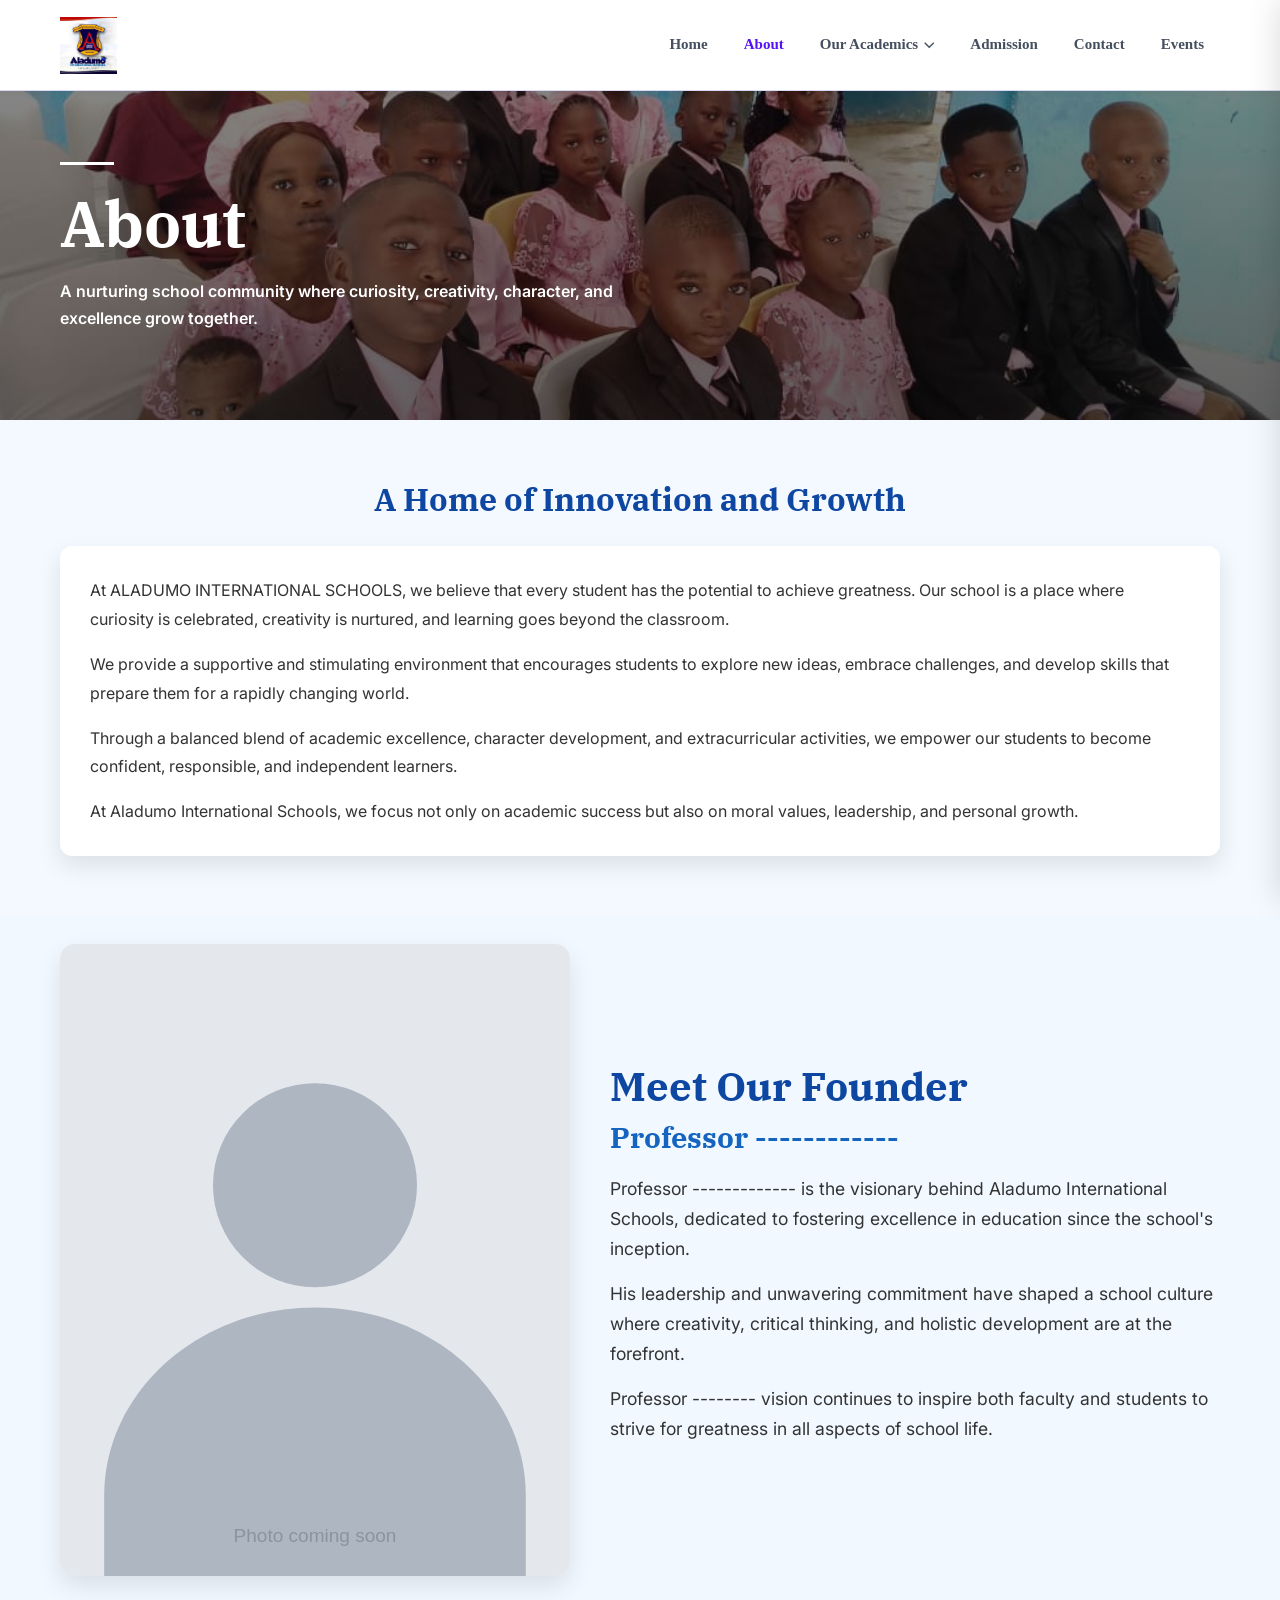
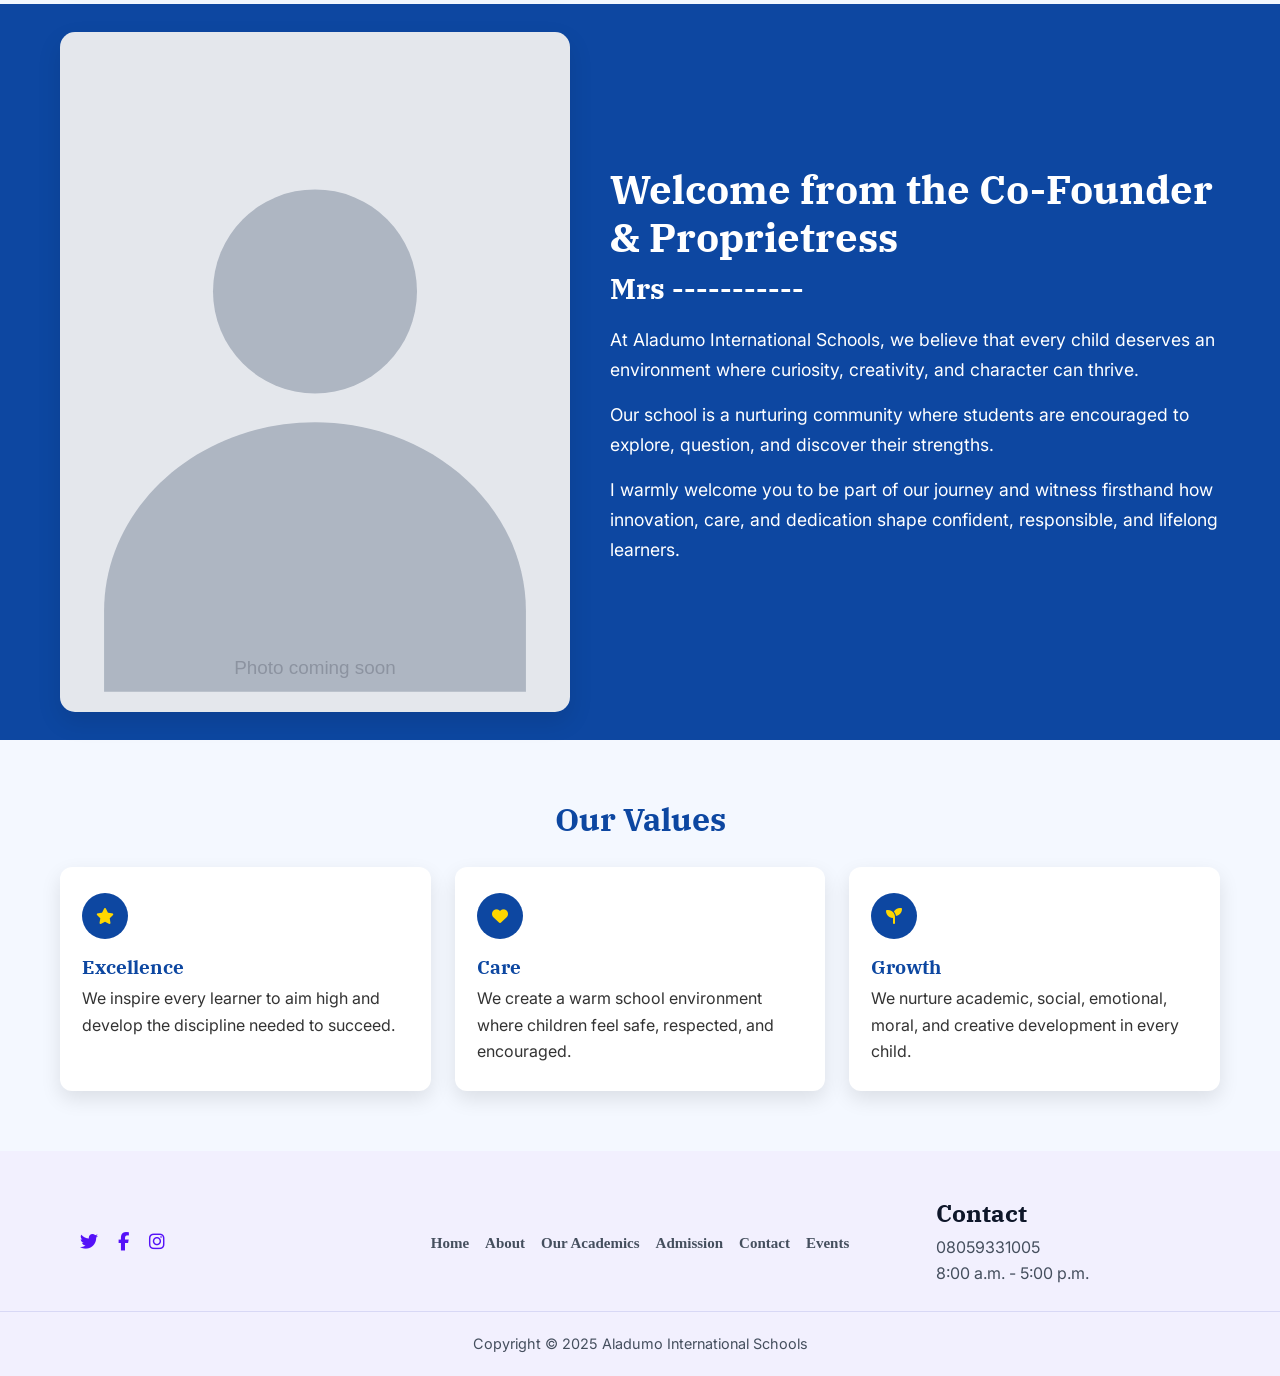
<file: about.html>
<!doctype html>
<html lang="en-US">
  <head>
    <meta charset="UTF-8" />
    <meta name="viewport" content="width=device-width, initial-scale=1" />
    <title>About - Aladumo International Schools</title>
    <meta
      name="description"
      content="Learn about Aladumo International Schools, our vision, leadership, values, and commitment to holistic education."
    />
    <link rel="icon" sizes="32x32" href="assets/images/aladumo-logo.jpg" />
    <link rel="apple-touch-icon" href="assets/images/aladumo-logo.jpg" />
    <link rel="preconnect" href="https://fonts.googleapis.com" />
    <link rel="preconnect" href="https://fonts.gstatic.com" crossorigin />
    <link
      href="https://fonts.googleapis.com/css2?family=IBM+Plex+Serif:wght@500;600;700&family=Inter:wght@400;500;600;700&display=swap"
      rel="stylesheet"
    />
    <link
      rel="stylesheet"
      href="https://cdnjs.cloudflare.com/ajax/libs/font-awesome/6.4.0/css/all.min.css"
    />
    <link rel="stylesheet" href="css/tokens.css" />
    <link rel="stylesheet" href="css/base.css" />
    <link rel="stylesheet" href="css/layout.css" />
    <link rel="stylesheet" href="css/components.css" />
    <link rel="stylesheet" href="css/responsive.css" />
  </head>
  <body>
    <a class="sr-only" href="#main">Skip to content</a>

    <header class="site-header">
      <div class="container header-bar">
        <a
          class="brand"
          href="index.html"
          aria-label="Aladumo International Schools - Home"
        >
          <img
            src="assets/images/aladumo-logo.jpg"
            width="120"
            height="120"
            alt="Aladumo International Schools logo"
          />
        </a>
        <nav class="primary-nav" aria-label="Primary">
          <ul>
            <li class="nav-item">
              <a class="nav-link" href="index.html">Home</a>
            </li>
            <li class="nav-item is-current">
              <a class="nav-link" href="about.html" aria-current="page"
                >About</a
              >
            </li>
            <li class="nav-item has-dropdown">
              <a class="nav-link" href="academics.html"
                >Our Academics
                <svg class="caret" viewBox="0 0 26 16" aria-hidden="true">
                  <path d="M.5 3 13 15.5 25.5 3 23 .5 13 10.5 3 .5z" /></svg
              ></a>
              <ul class="submenu">
                <li><a href="facilities.html">Facilities</a></li>
              </ul>
            </li>
            <li class="nav-item">
              <a class="nav-link" href="admission.html">Admission</a>
            </li>
            <li class="nav-item">
              <a class="nav-link" href="contact.html">Contact</a>
            </li>
            <li class="nav-item">
              <a class="nav-link" href="events.html">Events</a>
            </li>
          </ul>
        </nav>
        <button
          class="nav-toggle"
          id="navToggle"
          aria-label="Open menu"
          aria-controls="drawer"
          aria-expanded="false"
        >
          <svg viewBox="0 0 24 24" aria-hidden="true">
            <path
              d="M3 13h18a1 1 0 0 0 0-2H3a1 1 0 0 0 0 2zM3 7h18a1 1 0 0 0 0-2H3a1 1 0 0 0 0 2zM3 19h18a1 1 0 0 0 0-2H3a1 1 0 0 0 0 2z"
            />
          </svg>
        </button>
      </div>
    </header>

    <div class="drawer-overlay" id="drawerOverlay"></div>
    <aside class="drawer" id="drawer" aria-label="Mobile menu">
      <div class="drawer-head">
        <button class="drawer-close" id="drawerClose" aria-label="Close menu">
          <svg viewBox="0 0 24 24" aria-hidden="true">
            <path
              d="M5.3 6.7 10.6 12l-5.3 5.3a1 1 0 1 0 1.4 1.4L12 13.4l5.3 5.3a1 1 0 0 0 1.4-1.4L13.4 12l5.3-5.3a1 1 0 0 0-1.4-1.4L12 10.6 6.7 5.3a1 1 0 0 0-1.4 1.4z"
            />
          </svg>
        </button>
      </div>
      <nav class="drawer-nav" aria-label="Mobile">
        <a href="index.html">Home</a>
        <a href="about.html" aria-current="page">About</a>
        <a href="academics.html">Our Academics</a>
        <div class="drawer-sub"><a href="facilities.html">Facilities</a></div>
        <a href="admission.html">Admission</a>
        <a href="contact.html">Contact</a>
        <a href="events.html">Events</a>
      </nav>
    </aside>

    <main id="main">
      <section
        class="page-hero"
        style="background-image: url(&quot;assets/images/BSQW5163.jpg&quot;)"
      >
        <div class="container">
          <hr class="page-hero__rule reveal" />
          <h1 class="page-hero__title reveal">About</h1>
          <p class="page-hero__text reveal">
            A nurturing school community where curiosity, creativity, character,
            and excellence grow together.
          </p>
        </div>
      </section>

      <section class="section about">
        <div class="container">
          <h2 class="section-title reveal">A Home of Innovation and Growth</h2>
          <div class="content-card reveal reveal--zoom">
            <p>
              At ALADUMO INTERNATIONAL SCHOOLS, we believe that every student
              has the potential to achieve greatness. Our school is a place
              where curiosity is celebrated, creativity is nurtured, and
              learning goes beyond the classroom.
            </p>
            <p>
              We provide a supportive and stimulating environment that
              encourages students to explore new ideas, embrace challenges, and
              develop skills that prepare them for a rapidly changing world.
            </p>
            <p>
              Through a balanced blend of academic excellence, character
              development, and extracurricular activities, we empower our
              students to become confident, responsible, and independent
              learners.
            </p>
            <p>
              At Aladumo International Schools, we focus not only on academic
              success but also on moral values, leadership, and personal growth.
            </p>
          </div>
        </div>
      </section>

      <section class="person person--light">
        <div class="container">
          <div class="person__inner">
            <div class="person__media reveal reveal--left">
              <img
                src="assets/images/placeholder-founder.svg"
                alt="Professor Olabisi Jayeola, Founder"
                loading="lazy"
              />
            </div>
            <div class="person__text reveal reveal--right">
              <h2>Meet Our Founder</h2>
              <h3>Professor ------------</h3>
              <p>
                Professor ------------- is the visionary behind Aladumo
                International Schools, dedicated to fostering excellence in
                education since the school's inception.
              </p>
              <p>
                His leadership and unwavering commitment have shaped a school
                culture where creativity, critical thinking, and holistic
                development are at the forefront.
              </p>
              <p>
                Professor -------- vision continues to inspire both faculty and
                students to strive for greatness in all aspects of school life.
              </p>
            </div>
          </div>
        </div>
      </section>

      <section class="person person--blue">
        <div class="container">
          <div class="person__inner">
            <div class="person__media reveal reveal--left">
              <img
                src="assets/images/placeholder-proprietress.svg"
                alt="Mrs Olabisi Agness, Co-Founder and Proprietress"
                loading="lazy"
              />
            </div>
            <div class="person__text reveal reveal--right">
              <h2>Welcome from the Co-Founder &amp; Proprietress</h2>
              <h3>Mrs -----------</h3>
              <p>
                At Aladumo International Schools, we believe that every child
                deserves an environment where curiosity, creativity, and
                character can thrive.
              </p>
              <p>
                Our school is a nurturing community where students are
                encouraged to explore, question, and discover their strengths.
              </p>
              <p>
                I warmly welcome you to be part of our journey and witness
                firsthand how innovation, care, and dedication shape confident,
                responsible, and lifelong learners.
              </p>
            </div>
          </div>
        </div>
      </section>

      <section class="section section--light">
        <div class="container">
          <h2 class="section-title reveal">Our Values</h2>
          <div class="value-list">
            <article class="value-card reveal">
              <i class="fas fa-star" aria-hidden="true"></i>
              <h3>Excellence</h3>
              <p>
                We inspire every learner to aim high and develop the discipline
                needed to succeed.
              </p>
            </article>
            <article class="value-card reveal">
              <i class="fas fa-heart" aria-hidden="true"></i>
              <h3>Care</h3>
              <p>
                We create a warm school environment where children feel safe,
                respected, and encouraged.
              </p>
            </article>
            <article class="value-card reveal">
              <i class="fas fa-seedling" aria-hidden="true"></i>
              <h3>Growth</h3>
              <p>
                We nurture academic, social, emotional, moral, and creative
                development in every child.
              </p>
            </article>
          </div>
        </div>
      </section>
    </main>

    <footer class="site-footer">
      <div class="footer-primary">
        <div class="footer-social">
          <a href="#" aria-label="Twitter"
            ><i class="fab fa-twitter" aria-hidden="true"></i></a
          ><a href="#" aria-label="Facebook"
            ><i class="fab fa-facebook-f" aria-hidden="true"></i></a
          ><a href="#" aria-label="Instagram"
            ><i class="fab fa-instagram" aria-hidden="true"></i
          ></a>
        </div>
        <nav class="footer-nav" aria-label="Footer">
          <ul>
            <li><a href="index.html">Home</a></li>
            <li><a href="about.html">About</a></li>
            <li><a href="academics.html">Our Academics</a></li>
            <li><a href="admission.html">Admission</a></li>
            <li><a href="contact.html">Contact</a></li>
            <li><a href="events.html">Events</a></li>
          </ul>
        </nav>
        <div class="footer-contact">
          <h2>Contact</h2>
          <p>08059331005</p>
          <p>8:00 a.m. - 5:00 p.m.</p>
        </div>
      </div>
      <div class="footer-bottom">
        Copyright &copy; <span id="year">2025</span> Aladumo International
        Schools
      </div>
    </footer>
    <button class="to-top" id="toTop" aria-label="Back to top">
      <svg viewBox="0 0 24 24" aria-hidden="true">
        <path d="M12 5l-7 7 1.4 1.4L11 8.8V20h2V8.8l4.6 4.6L19 12z" />
      </svg>
    </button>
    <script src="js/main.js"></script>
  </body>
</html>
</file>
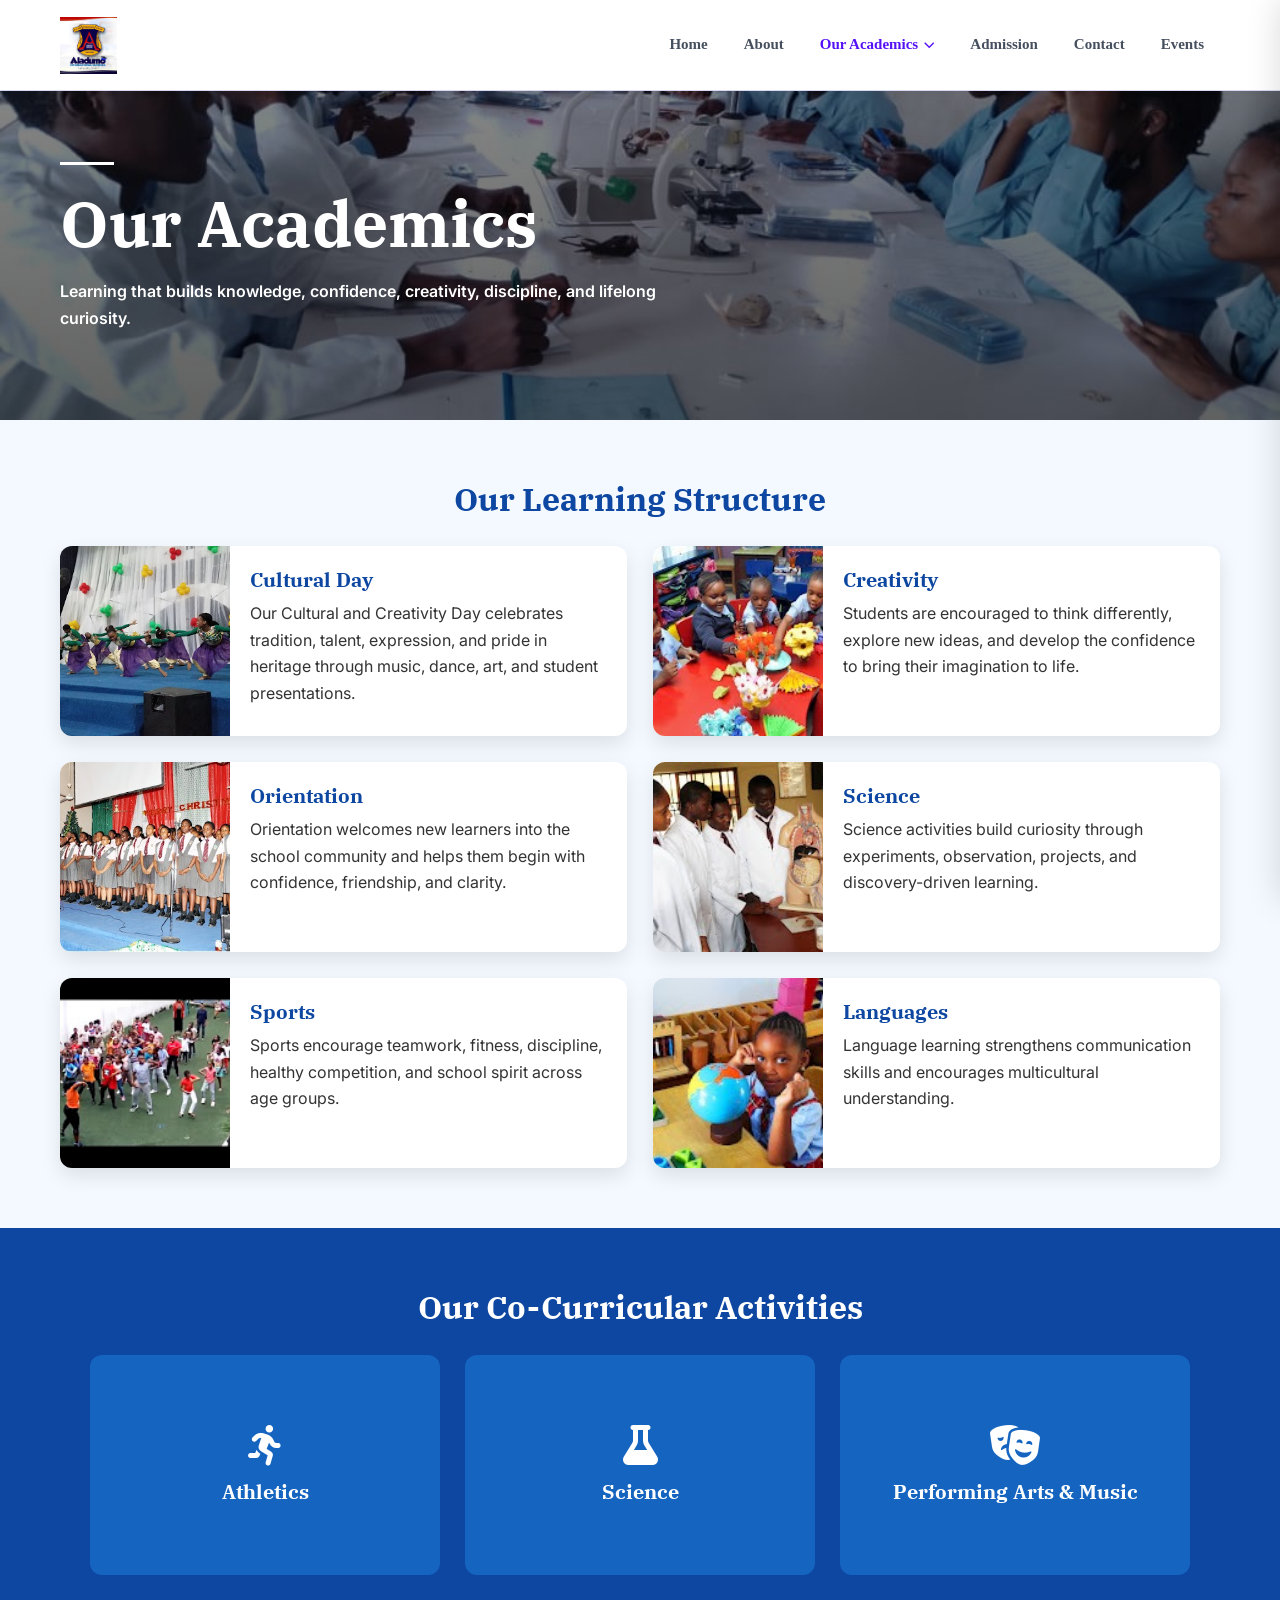
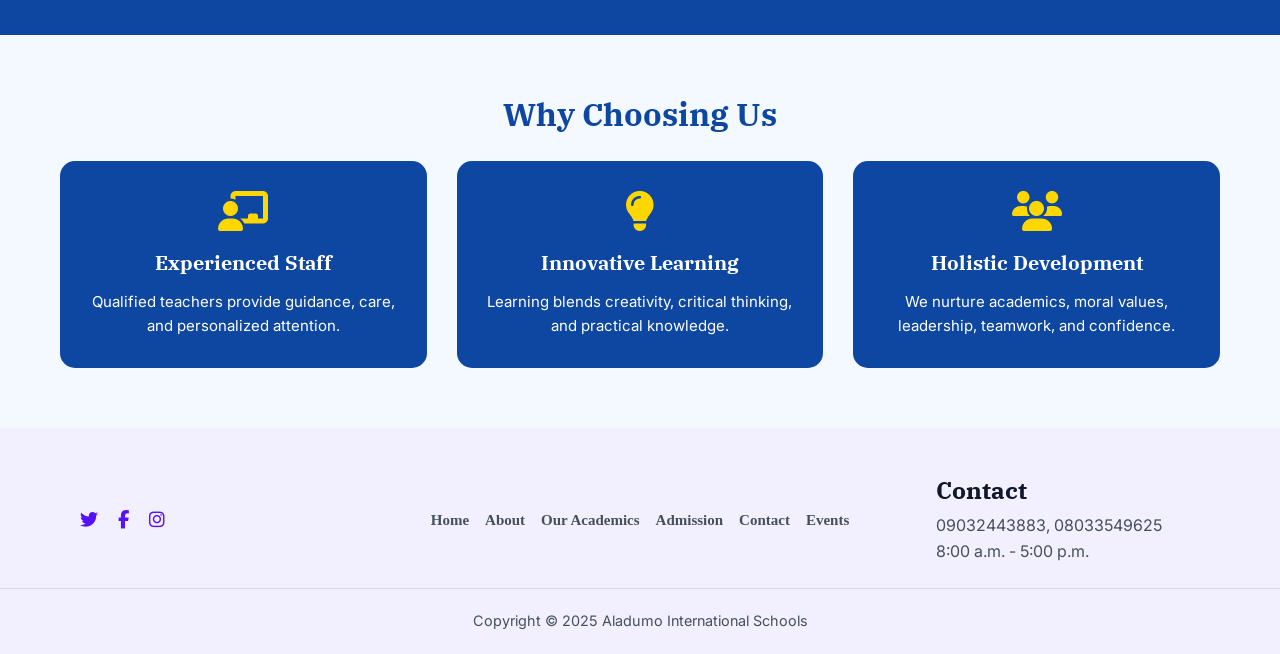
<file: academics.html>
<!doctype html>
<html lang="en-US">
  <head>
    <meta charset="UTF-8" />
    <meta name="viewport" content="width=device-width, initial-scale=1" />
    <title>Our Academics - Aladumo International Schools</title>
    <meta
      name="description"
      content="Explore the academic structure, co-curricular activities, and learning approach at Aladumo International Schools."
    />
    <link rel="icon" sizes="32x32" href="assets/images/aladumo-logo.jpg" />
    <link rel="preconnect" href="https://fonts.googleapis.com" />
    <link rel="preconnect" href="https://fonts.gstatic.com" crossorigin />
    <link
      href="https://fonts.googleapis.com/css2?family=IBM+Plex+Serif:wght@500;600;700&family=Inter:wght@400;500;600;700&display=swap"
      rel="stylesheet"
    />
    <link
      rel="stylesheet"
      href="https://cdnjs.cloudflare.com/ajax/libs/font-awesome/6.4.0/css/all.min.css"
    />
    <link rel="stylesheet" href="css/tokens.css" />
    <link rel="stylesheet" href="css/base.css" />
    <link rel="stylesheet" href="css/layout.css" />
    <link rel="stylesheet" href="css/components.css" />
    <link rel="stylesheet" href="css/responsive.css" />
  </head>
  <body>
    <a class="sr-only" href="#main">Skip to content</a>
    <header class="site-header">
      <div class="container header-bar">
        <a
          class="brand"
          href="index.html"
          aria-label="Aladumo International Schools - Home"
          ><img
            src="assets/images/aladumo-logo.jpg"
            width="120"
            height="120"
            alt="Aladumo International Schools logo"
        /></a>
        <nav class="primary-nav" aria-label="Primary">
          <ul>
            <li class="nav-item">
              <a class="nav-link" href="index.html">Home</a>
            </li>
            <li class="nav-item">
              <a class="nav-link" href="about.html">About</a>
            </li>
            <li class="nav-item has-dropdown is-current">
              <a class="nav-link" href="academics.html" aria-current="page"
                >Our Academics
                <svg class="caret" viewBox="0 0 26 16" aria-hidden="true">
                  <path d="M.5 3 13 15.5 25.5 3 23 .5 13 10.5 3 .5z" /></svg
              ></a>
              <ul class="submenu">
                <li><a href="facilities.html">Facilities</a></li>
              </ul>
            </li>
            <li class="nav-item">
              <a class="nav-link" href="admission.html">Admission</a>
            </li>
            <li class="nav-item">
              <a class="nav-link" href="contact.html">Contact</a>
            </li>
            <li class="nav-item">
              <a class="nav-link" href="events.html">Events</a>
            </li>
          </ul>
        </nav>
        <button
          class="nav-toggle"
          id="navToggle"
          aria-label="Open menu"
          aria-controls="drawer"
          aria-expanded="false"
        >
          <svg viewBox="0 0 24 24" aria-hidden="true">
            <path
              d="M3 13h18a1 1 0 0 0 0-2H3a1 1 0 0 0 0 2zM3 7h18a1 1 0 0 0 0-2H3a1 1 0 0 0 0 2zM3 19h18a1 1 0 0 0 0-2H3a1 1 0 0 0 0 2z"
            />
          </svg>
        </button>
      </div>
    </header>
    <div class="drawer-overlay" id="drawerOverlay"></div>
    <aside class="drawer" id="drawer" aria-label="Mobile menu">
      <div class="drawer-head">
        <button class="drawer-close" id="drawerClose" aria-label="Close menu">
          <svg viewBox="0 0 24 24" aria-hidden="true">
            <path
              d="M5.3 6.7 10.6 12l-5.3 5.3a1 1 0 1 0 1.4 1.4L12 13.4l5.3 5.3a1 1 0 0 0 1.4-1.4L13.4 12l5.3-5.3a1 1 0 0 0-1.4-1.4L12 10.6 6.7 5.3a1 1 0 0 0-1.4 1.4z"
            />
          </svg>
        </button>
      </div>
      <nav class="drawer-nav" aria-label="Mobile">
        <a href="index.html">Home</a><a href="about.html">About</a
        ><a href="academics.html" aria-current="page">Our Academics</a>
        <div class="drawer-sub"><a href="facilities.html">Facilities</a></div>
        <a href="admission.html">Admission</a><a href="contact.html">Contact</a
        ><a href="events.html">Events</a>
      </nav>
    </aside>

    <main id="main">
      <section
        class="page-hero"
        style="
          background-image: url(&quot;assets/images/c34f99d0-7375-4b80-8533-1be1c5564fac.jpg&quot;);
        "
      >
        <div class="container">
          <hr class="page-hero__rule reveal" />
          <h1 class="page-hero__title reveal">Our Academics</h1>
          <p class="page-hero__text reveal">
            Learning that builds knowledge, confidence, creativity, discipline,
            and lifelong curiosity.
          </p>
        </div>
      </section>

      <section class="section about">
        <div class="container">
          <h2 class="section-title reveal">Our Learning Structure</h2>
          <div class="program-list">
            <article class="program-card reveal">
              <img
                src="assets/images/7e03dde0-01be-4e5d-a00f-4eda2878fcc1.jpg"
                alt="Cultural Day"
                loading="lazy"
              />
              <div class="program-card__body">
                <h3>Cultural Day</h3>
                <p>
                  Our Cultural and Creativity Day celebrates tradition, talent,
                  expression, and pride in heritage through music, dance, art,
                  and student presentations.
                </p>
              </div>
            </article>
            <article class="program-card reveal">
              <img
                src="assets/images/c6b0fa60-0ea3-4747-aa1d-d2d242536826.jpg"
                alt="Creativity"
                loading="lazy"
              />
              <div class="program-card__body">
                <h3>Creativity</h3>
                <p>
                  Students are encouraged to think differently, explore new
                  ideas, and develop the confidence to bring their imagination
                  to life.
                </p>
              </div>
            </article>
            <article class="program-card reveal">
              <img
                src="assets/images/58c40d95-203c-40f8-9cea-60d9314bb3a2.jpg"
                alt="Orientation"
                loading="lazy"
              />
              <div class="program-card__body">
                <h3>Orientation</h3>
                <p>
                  Orientation welcomes new learners into the school community
                  and helps them begin with confidence, friendship, and clarity.
                </p>
              </div>
            </article>
            <article class="program-card reveal">
              <img
                src="assets/images/biologyLab.jpg"
                alt="Science"
                loading="lazy"
              />
              <div class="program-card__body">
                <h3>Science</h3>
                <p>
                  Science activities build curiosity through experiments,
                  observation, projects, and discovery-driven learning.
                </p>
              </div>
            </article>
            <article class="program-card reveal">
              <img
                src="assets/images/sports-activity.jpg"
                alt="Sports"
                loading="lazy"
              />
              <div class="program-card__body">
                <h3>Sports</h3>
                <p>
                  Sports encourage teamwork, fitness, discipline, healthy
                  competition, and school spirit across age groups.
                </p>
              </div>
            </article>
            <article class="program-card reveal">
              <img
                src="assets/images/31b3a5e8-f610-4c32-9659-c0574f405038.jpg"
                alt="Languages"
                loading="lazy"
              />
              <div class="program-card__body">
                <h3>Languages</h3>
                <p>
                  Language learning strengthens communication skills and
                  encourages multicultural understanding.
                </p>
              </div>
            </article>
          </div>
        </div>
      </section>

      <section class="section section--blue">
        <div class="container">
          <h2 class="section-title reveal">Our Co-Curricular Activities</h2>
          <div class="flip-grid">
            <div class="flip-card reveal" tabindex="0">
              <div class="flip-card__inner">
                <div class="flip-card__face flip-card__front">
                  <i class="fas fa-running" aria-hidden="true"></i>
                  <h3>Athletics</h3>
                </div>
                <div class="flip-card__face flip-card__back">
                  Sports promote fitness, teamwork, discipline, strength, and
                  healthy habits.
                </div>
              </div>
            </div>
            <div class="flip-card reveal" tabindex="0">
              <div class="flip-card__inner">
                <div class="flip-card__face flip-card__front">
                  <i class="fas fa-flask" aria-hidden="true"></i>
                  <h3>Science</h3>
                </div>
                <div class="flip-card__face flip-card__back">
                  Science encourages curiosity and hands-on problem solving
                  through experiments and projects.
                </div>
              </div>
            </div>
            <div class="flip-card reveal" tabindex="0">
              <div class="flip-card__inner">
                <div class="flip-card__face flip-card__front">
                  <i class="fas fa-theater-masks" aria-hidden="true"></i>
                  <h3>Performing Arts &amp; Music</h3>
                </div>
                <div class="flip-card__face flip-card__back">
                  Students build expression, confidence, teamwork, and
                  communication through stage and music activities.
                </div>
              </div>
            </div>
          </div>
        </div>
      </section>

      <section class="section section--light">
        <div class="container">
          <h2 class="section-title reveal">Why Choosing Us</h2>
          <div class="icon-grid">
            <article class="icon-card reveal">
              <i class="fas fa-chalkboard-teacher" aria-hidden="true"></i>
              <h3>Experienced Staff</h3>
              <p>
                Qualified teachers provide guidance, care, and personalized
                attention.
              </p>
            </article>
            <article class="icon-card reveal">
              <i class="fas fa-lightbulb" aria-hidden="true"></i>
              <h3>Innovative Learning</h3>
              <p>
                Learning blends creativity, critical thinking, and practical
                knowledge.
              </p>
            </article>
            <article class="icon-card reveal">
              <i class="fas fa-users" aria-hidden="true"></i>
              <h3>Holistic Development</h3>
              <p>
                We nurture academics, moral values, leadership, teamwork, and
                confidence.
              </p>
            </article>
          </div>
        </div>
      </section>
    </main>

    <footer class="site-footer">
      <div class="footer-primary">
        <div class="footer-social">
          <a href="#" aria-label="Twitter"
            ><i class="fab fa-twitter" aria-hidden="true"></i></a
          ><a href="#" aria-label="Facebook"
            ><i class="fab fa-facebook-f" aria-hidden="true"></i></a
          ><a href="#" aria-label="Instagram"
            ><i class="fab fa-instagram" aria-hidden="true"></i
          ></a>
        </div>
        <nav class="footer-nav" aria-label="Footer">
          <ul>
            <li><a href="index.html">Home</a></li>
            <li><a href="about.html">About</a></li>
            <li><a href="academics.html">Our Academics</a></li>
            <li><a href="admission.html">Admission</a></li>
            <li><a href="contact.html">Contact</a></li>
            <li><a href="events.html">Events</a></li>
          </ul>
        </nav>
        <div class="footer-contact">
          <h2>Contact</h2>
          <p>09032443883, 08033549625</p>
          <p>8:00 a.m. - 5:00 p.m.</p>
        </div>
      </div>
      <div class="footer-bottom">
        Copyright &copy; <span id="year">2025</span> Aladumo International
        Schools
      </div>
    </footer>
    <button class="to-top" id="toTop" aria-label="Back to top">
      <svg viewBox="0 0 24 24" aria-hidden="true">
        <path d="M12 5l-7 7 1.4 1.4L11 8.8V20h2V8.8l4.6 4.6L19 12z" />
      </svg>
    </button>
    <script src="js/main.js"></script>
  </body>
</html>
</file>
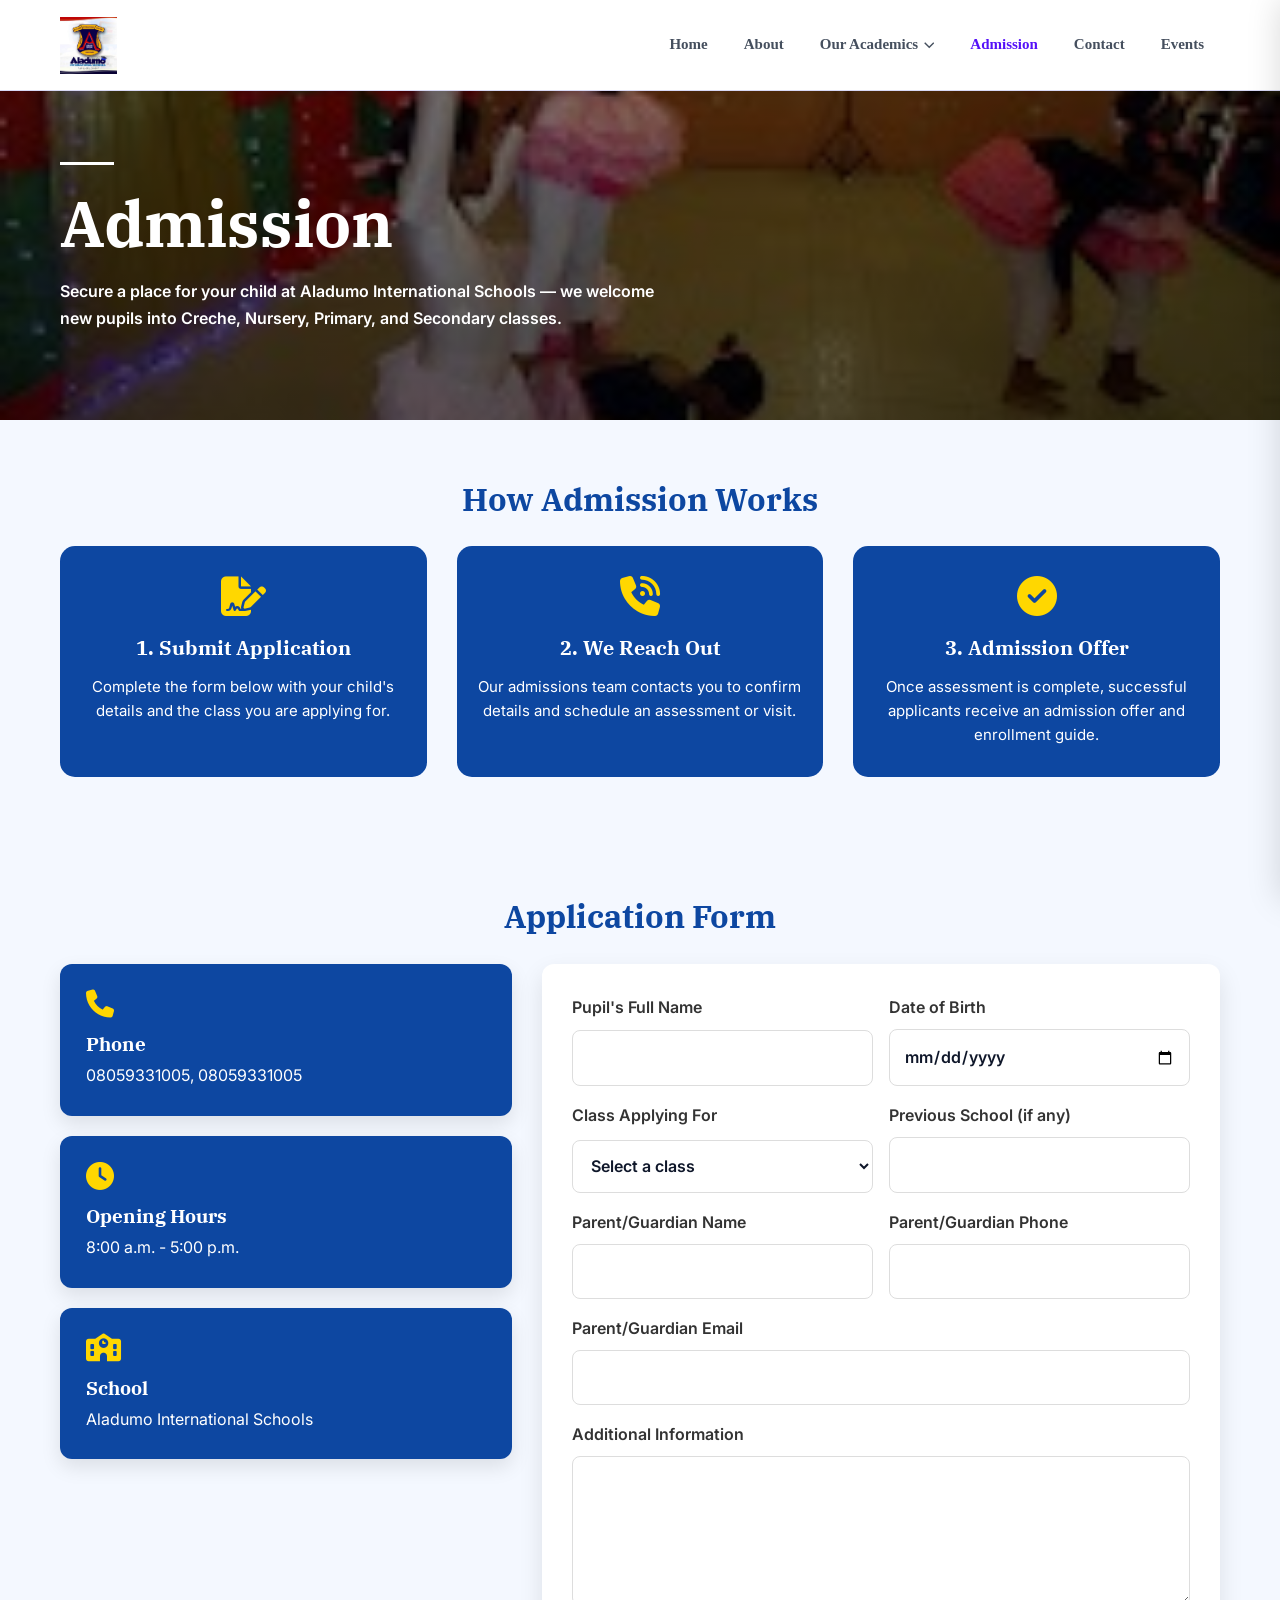
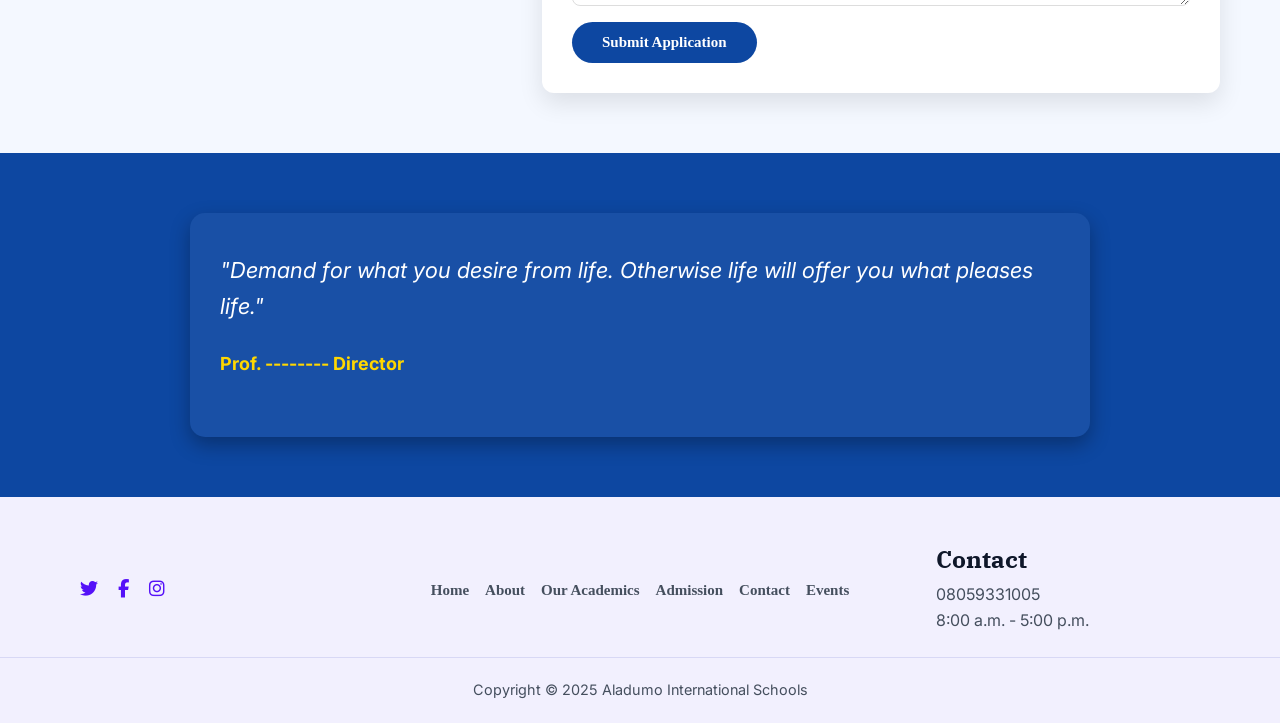
<file: admission.html>
<!doctype html>
<html lang="en-US">
  <head>
    <meta charset="UTF-8" />
    <meta name="viewport" content="width=device-width, initial-scale=1" />
    <title>Admission - Aladumo International Schools</title>
    <meta
      name="description"
      content="Apply for admission at Aladumo International Schools. Secure a place for your child across Creche, Nursery, Primary, and Secondary classes."
    />
    <link rel="icon" sizes="32x32" href="assets/images/aladumo-logo.jpg" />
    <link rel="preconnect" href="https://fonts.googleapis.com" />
    <link rel="preconnect" href="https://fonts.gstatic.com" crossorigin />
    <link
      href="https://fonts.googleapis.com/css2?family=IBM+Plex+Serif:wght@500;600;700&family=Inter:wght@400;500;600;700&display=swap"
      rel="stylesheet"
    />
    <link
      rel="stylesheet"
      href="https://cdnjs.cloudflare.com/ajax/libs/font-awesome/6.4.0/css/all.min.css"
    />
    <link rel="stylesheet" href="css/tokens.css" />
    <link rel="stylesheet" href="css/base.css" />
    <link rel="stylesheet" href="css/layout.css" />
    <link rel="stylesheet" href="css/components.css" />
    <link rel="stylesheet" href="css/responsive.css" />
  </head>
  <body>
    <a class="sr-only" href="#main">Skip to content</a>
    <header class="site-header">
      <div class="container header-bar">
        <a
          class="brand"
          href="index.html"
          aria-label="Aladumo International Schools - Home"
          ><img
            src="assets/images/aladumo-logo.jpg"
            width="120"
            height="120"
            alt="Aladumo International Schools logo"
        /></a>
        <nav class="primary-nav" aria-label="Primary">
          <ul>
            <li class="nav-item">
              <a class="nav-link" href="index.html">Home</a>
            </li>
            <li class="nav-item">
              <a class="nav-link" href="about.html">About</a>
            </li>
            <li class="nav-item has-dropdown">
              <a class="nav-link" href="academics.html"
                >Our Academics
                <svg class="caret" viewBox="0 0 26 16" aria-hidden="true">
                  <path d="M.5 3 13 15.5 25.5 3 23 .5 13 10.5 3 .5z" /></svg
              ></a>
              <ul class="submenu">
                <li><a href="facilities.html">Facilities</a></li>
              </ul>
            </li>
            <li class="nav-item is-current">
              <a class="nav-link" href="admission.html" aria-current="page"
                >Admission</a
              >
            </li>
            <li class="nav-item">
              <a class="nav-link" href="contact.html">Contact</a>
            </li>
            <li class="nav-item">
              <a class="nav-link" href="events.html">Events</a>
            </li>
          </ul>
        </nav>
        <button
          class="nav-toggle"
          id="navToggle"
          aria-label="Open menu"
          aria-controls="drawer"
          aria-expanded="false"
        >
          <svg viewBox="0 0 24 24" aria-hidden="true">
            <path
              d="M3 13h18a1 1 0 0 0 0-2H3a1 1 0 0 0 0 2zM3 7h18a1 1 0 0 0 0-2H3a1 1 0 0 0 0 2zM3 19h18a1 1 0 0 0 0-2H3a1 1 0 0 0 0 2z"
            />
          </svg>
        </button>
      </div>
    </header>
    <div class="drawer-overlay" id="drawerOverlay"></div>
    <aside class="drawer" id="drawer" aria-label="Mobile menu">
      <div class="drawer-head">
        <button class="drawer-close" id="drawerClose" aria-label="Close menu">
          <svg viewBox="0 0 24 24" aria-hidden="true">
            <path
              d="M5.3 6.7 10.6 12l-5.3 5.3a1 1 0 1 0 1.4 1.4L12 13.4l5.3 5.3a1 1 0 0 0 1.4-1.4L13.4 12l5.3-5.3a1 1 0 0 0-1.4-1.4L12 10.6 6.7 5.3a1 1 0 0 0-1.4 1.4z"
            />
          </svg>
        </button>
      </div>
      <nav class="drawer-nav" aria-label="Mobile">
        <a href="index.html">Home</a><a href="about.html">About</a
        ><a href="academics.html">Our Academics</a>
        <div class="drawer-sub"><a href="facilities.html">Facilities</a></div>
        <a href="admission.html" aria-current="page">Admission</a
        ><a href="contact.html">Contact</a><a href="events.html">Events</a>
      </nav>
    </aside>

    <main id="main">
      <section
        class="page-hero"
        style="background-image: url(&quot;assets/images/DARB2536.jpg&quot;)"
      >
        <div class="container">
          <hr class="page-hero__rule reveal" />
          <h1 class="page-hero__title reveal">Admission</h1>
          <p class="page-hero__text reveal">
            Secure a place for your child at Aladumo International Schools —
            we welcome new pupils into Creche, Nursery, Primary, and Secondary
            classes.
          </p>
        </div>
      </section>

      <section class="section about">
        <div class="container">
          <h2 class="section-title reveal">How Admission Works</h2>
          <div class="icon-grid">
            <article class="icon-card reveal">
              <i class="fas fa-file-signature" aria-hidden="true"></i>
              <h3>1. Submit Application</h3>
              <p>Complete the form below with your child's details and the class you are applying for.</p>
            </article>
            <article class="icon-card reveal">
              <i class="fas fa-phone-volume" aria-hidden="true"></i>
              <h3>2. We Reach Out</h3>
              <p>Our admissions team contacts you to confirm details and schedule an assessment or visit.</p>
            </article>
            <article class="icon-card reveal">
              <i class="fas fa-check-circle" aria-hidden="true"></i>
              <h3>3. Admission Offer</h3>
              <p>Once assessment is complete, successful applicants receive an admission offer and enrollment guide.</p>
            </article>
          </div>
        </div>
      </section>

      <section class="section section--light">
        <div class="container">
          <h2 class="section-title reveal">Application Form</h2>
          <div class="contact-grid">
            <div class="contact-stack">
              <article class="contact-card reveal">
                <i class="fas fa-phone" aria-hidden="true"></i>
                <h3>Phone</h3>
                <p>
                  <a href="tel:08059331005">08059331005</a>,
                  <a href="tel:08059331005">08059331005</a>
                </p>
              </article>
              <article class="contact-card reveal">
                <i class="fas fa-clock" aria-hidden="true"></i>
                <h3>Opening Hours</h3>
                <p>8:00 a.m. - 5:00 p.m.</p>
              </article>
              <article class="contact-card reveal">
                <i class="fas fa-school" aria-hidden="true"></i>
                <h3>School</h3>
                <p>Aladumo International Schools</p>
              </article>
            </div>

            <form
              class="contact-form reveal"
              id="admissionForm"
              action="https://formsubmit.co/emmanuelegbuhuzor6@gmail.com"
              method="POST"
              novalidate
            >
              <input type="hidden" name="_subject" value="New Admission Application - Aladumo International Schools" />
              <input type="hidden" name="_template" value="table" />
              <input type="hidden" name="_captcha" value="false" />
              <input type="text" name="_honey" style="display:none" tabindex="-1" autocomplete="off" />
              <div class="field-grid">
                <label class="form-field"
                  >Pupil's Full Name<input
                    type="text"
                    name="pupilName"
                    autocomplete="name"
                    required
                /></label>
                <label class="form-field"
                  >Date of Birth<input
                    type="date"
                    name="dob"
                    required
                /></label>
              </div>
              <div class="field-grid">
                <label class="form-field"
                  >Class Applying For
                  <select name="classLevel" required>
                    <option value="" selected disabled>Select a class</option>
                    <option>Creche</option>
                    <option>Nursery 1</option>
                    <option>Nursery 2</option>
                    <option>Primary 1</option>
                    <option>Primary 2</option>
                    <option>Primary 3</option>
                    <option>Primary 4</option>
                    <option>Primary 5</option>
                    <option>Primary 6</option>
                    <option>JSS 1</option>
                    <option>JSS 2</option>
                    <option>JSS 3</option>
                    <option>SSS 1</option>
                    <option>SSS 2</option>
                    <option>SSS 3</option>
                  </select>
                </label>
                <label class="form-field"
                  >Previous School (if any)<input
                    type="text"
                    name="previousSchool"
                    autocomplete="off"
                /></label>
              </div>
              <div class="field-grid">
                <label class="form-field"
                  >Parent/Guardian Name<input
                    type="text"
                    name="guardianName"
                    autocomplete="name"
                    required
                /></label>
                <label class="form-field"
                  >Parent/Guardian Phone<input
                    type="tel"
                    name="guardianPhone"
                    autocomplete="tel"
                    required
                /></label>
              </div>
              <label class="form-field"
                >Parent/Guardian Email<input
                  type="email"
                  name="guardianEmail"
                  autocomplete="email"
                  required
              /></label>
              <label class="form-field"
                >Additional Information<textarea name="message"></textarea>
              </label>
              <button class="btn btn--blue" type="submit">Submit Application</button>
            </form>
          </div>
        </div>
      </section>

      <section class="section section--blue">
        <div class="container">
          <div class="quote__card reveal">
            <p class="quote__text">
              "Demand for what you desire from life. Otherwise life will offer
              you what pleases life."
            </p>
            <p class="quote__author">Prof. -------- Director</p>
          </div>
        </div>
      </section>
    </main>

    <footer class="site-footer">
      <div class="footer-primary">
        <div class="footer-social">
          <a href="#" aria-label="Twitter"
            ><i class="fab fa-twitter" aria-hidden="true"></i></a
          ><a href="#" aria-label="Facebook"
            ><i class="fab fa-facebook-f" aria-hidden="true"></i></a
          ><a href="#" aria-label="Instagram"
            ><i class="fab fa-instagram" aria-hidden="true"></i
          ></a>
        </div>
        <nav class="footer-nav" aria-label="Footer">
          <ul>
            <li><a href="index.html">Home</a></li>
            <li><a href="about.html">About</a></li>
            <li><a href="academics.html">Our Academics</a></li>
            <li><a href="admission.html">Admission</a></li>
            <li><a href="contact.html">Contact</a></li>
            <li><a href="events.html">Events</a></li>
          </ul>
        </nav>
        <div class="footer-contact">
          <h2>Contact</h2>
          <p>08059331005</p>
          <p>8:00 a.m. - 5:00 p.m.</p>
        </div>
      </div>
      <div class="footer-bottom">
        Copyright &copy; <span id="year">2025</span> Aladumo International
        Schools
      </div>
    </footer>
    <button class="to-top" id="toTop" aria-label="Back to top">
      <svg viewBox="0 0 24 24" aria-hidden="true">
        <path d="M12 5l-7 7 1.4 1.4L11 8.8V20h2V8.8l4.6 4.6L19 12z" />
      </svg>
    </button>
    <script src="js/main.js"></script>
  </body>
</html>
</file>
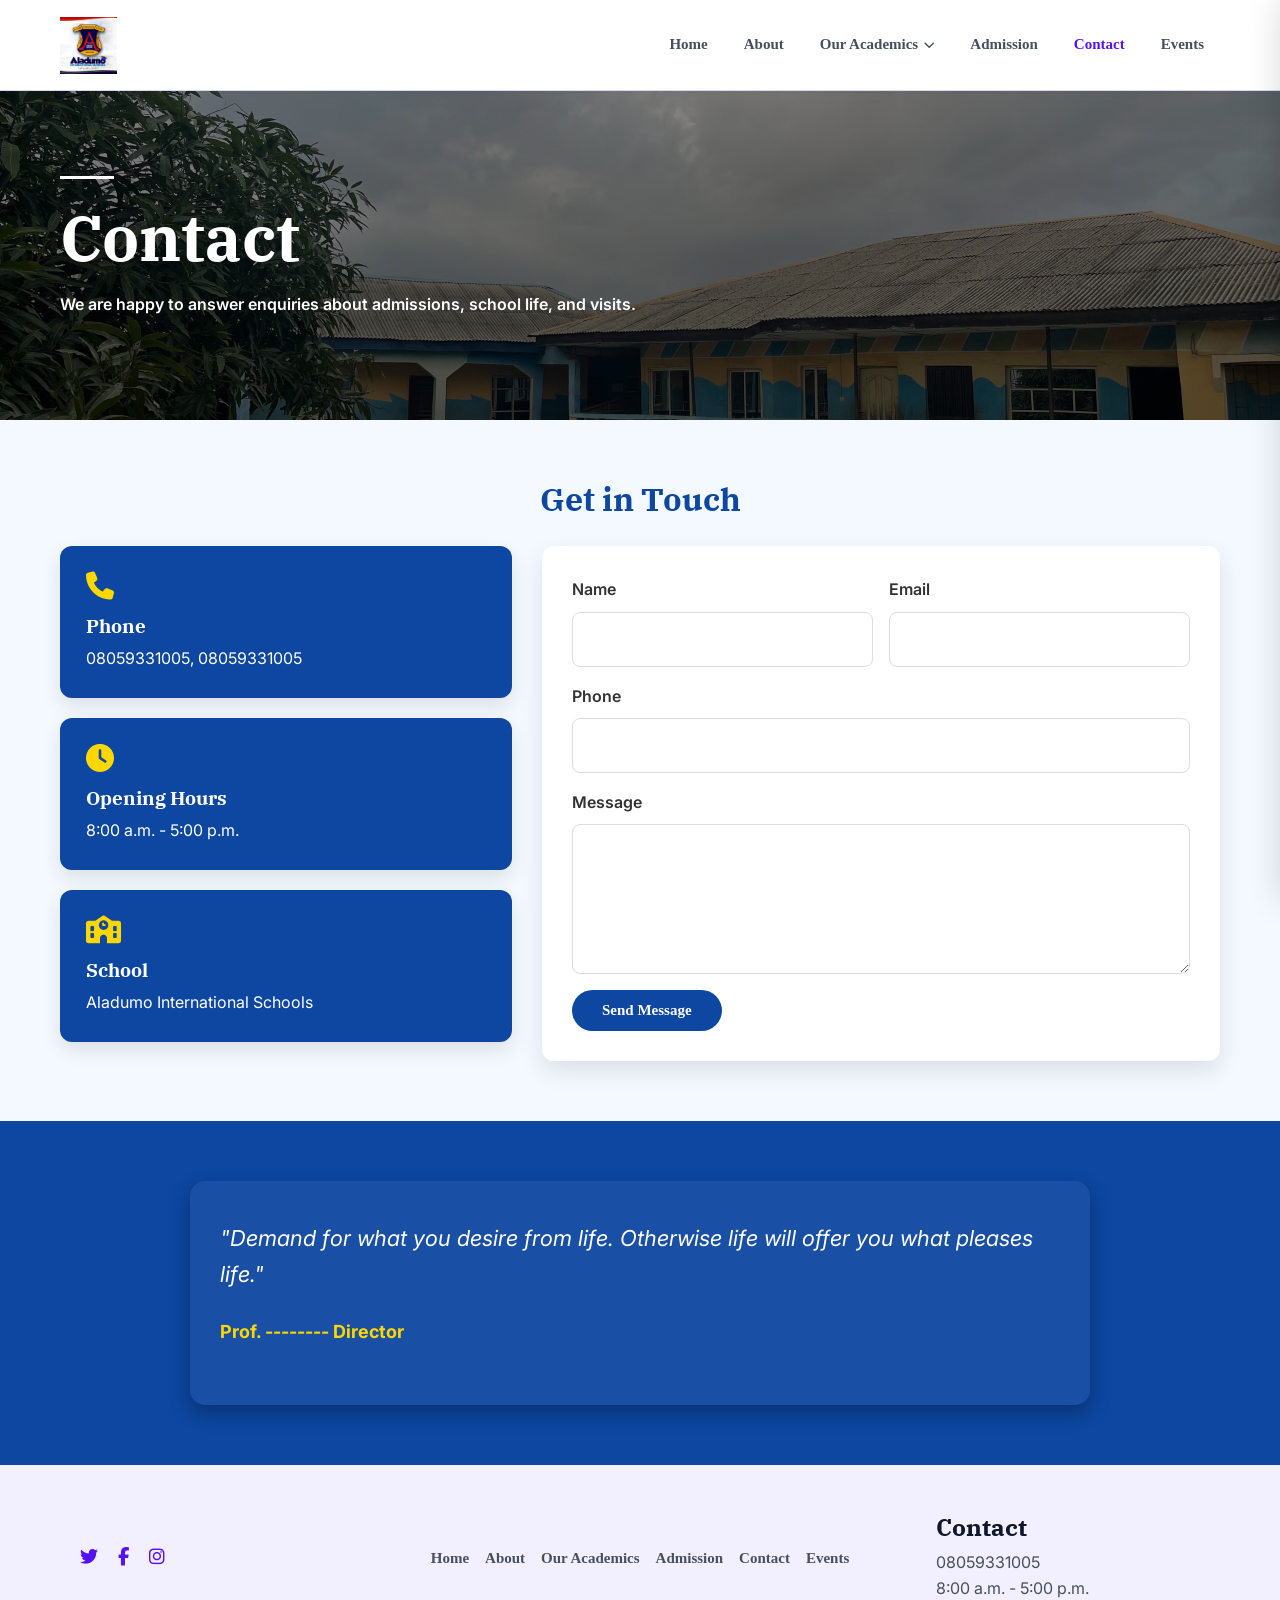
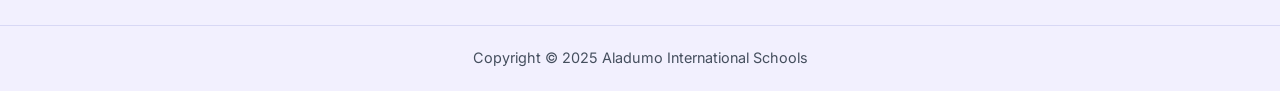
<file: contact.html>
<!doctype html>
<html lang="en-US">
  <head>
    <meta charset="UTF-8" />
    <meta name="viewport" content="width=device-width, initial-scale=1" />
    <title>Contact - Aladumo International Schools</title>
    <meta
      name="description"
      content="Contact Aladumo International Schools for enquiries, admissions, and school visits."
    />
    <link rel="icon" sizes="32x32" href="assets/images/aladumo-logo.jpg" />
    <link rel="preconnect" href="https://fonts.googleapis.com" />
    <link rel="preconnect" href="https://fonts.gstatic.com" crossorigin />
    <link
      href="https://fonts.googleapis.com/css2?family=IBM+Plex+Serif:wght@500;600;700&family=Inter:wght@400;500;600;700&display=swap"
      rel="stylesheet"
    />
    <link
      rel="stylesheet"
      href="https://cdnjs.cloudflare.com/ajax/libs/font-awesome/6.4.0/css/all.min.css"
    />
    <link rel="stylesheet" href="css/tokens.css" />
    <link rel="stylesheet" href="css/base.css" />
    <link rel="stylesheet" href="css/layout.css" />
    <link rel="stylesheet" href="css/components.css" />
    <link rel="stylesheet" href="css/responsive.css" />
  </head>
  <body>
    <a class="sr-only" href="#main">Skip to content</a>
    <header class="site-header">
      <div class="container header-bar">
        <a
          class="brand"
          href="index.html"
          aria-label="Aladumo International Schools - Home"
          ><img
            src="assets/images/aladumo-logo.jpg"
            width="120"
            height="120"
            alt="Aladumo International Schools logo"
        /></a>
        <nav class="primary-nav" aria-label="Primary">
          <ul>
            <li class="nav-item">
              <a class="nav-link" href="index.html">Home</a>
            </li>
            <li class="nav-item">
              <a class="nav-link" href="about.html">About</a>
            </li>
            <li class="nav-item has-dropdown">
              <a class="nav-link" href="academics.html"
                >Our Academics
                <svg class="caret" viewBox="0 0 26 16" aria-hidden="true">
                  <path d="M.5 3 13 15.5 25.5 3 23 .5 13 10.5 3 .5z" /></svg
              ></a>
              <ul class="submenu">
                <li><a href="facilities.html">Facilities</a></li>
              </ul>
            </li>
            <li class="nav-item">
              <a class="nav-link" href="admission.html">Admission</a>
            </li>
            <li class="nav-item is-current">
              <a class="nav-link" href="contact.html" aria-current="page"
                >Contact</a
              >
            </li>
            <li class="nav-item">
              <a class="nav-link" href="events.html">Events</a>
            </li>
          </ul>
        </nav>
        <button
          class="nav-toggle"
          id="navToggle"
          aria-label="Open menu"
          aria-controls="drawer"
          aria-expanded="false"
        >
          <svg viewBox="0 0 24 24" aria-hidden="true">
            <path
              d="M3 13h18a1 1 0 0 0 0-2H3a1 1 0 0 0 0 2zM3 7h18a1 1 0 0 0 0-2H3a1 1 0 0 0 0 2zM3 19h18a1 1 0 0 0 0-2H3a1 1 0 0 0 0 2z"
            />
          </svg>
        </button>
      </div>
    </header>
    <div class="drawer-overlay" id="drawerOverlay"></div>
    <aside class="drawer" id="drawer" aria-label="Mobile menu">
      <div class="drawer-head">
        <button class="drawer-close" id="drawerClose" aria-label="Close menu">
          <svg viewBox="0 0 24 24" aria-hidden="true">
            <path
              d="M5.3 6.7 10.6 12l-5.3 5.3a1 1 0 1 0 1.4 1.4L12 13.4l5.3 5.3a1 1 0 0 0 1.4-1.4L13.4 12l5.3-5.3a1 1 0 0 0-1.4-1.4L12 10.6 6.7 5.3a1 1 0 0 0-1.4 1.4z"
            />
          </svg>
        </button>
      </div>
      <nav class="drawer-nav" aria-label="Mobile">
        <a href="index.html">Home</a><a href="about.html">About</a
        ><a href="academics.html">Our Academics</a>
        <div class="drawer-sub"><a href="facilities.html">Facilities</a></div>
        <a href="admission.html">Admission</a
        ><a href="contact.html" aria-current="page">Contact</a
        ><a href="events.html">Events</a>
      </nav>
    </aside>

    <main id="main">
      <section
        class="page-hero"
        style="background-image: url(&quot;assets/images/BZET9638.jpg&quot;)"
      >
        <div class="container">
          <hr class="page-hero__rule reveal" />
          <h1 class="page-hero__title reveal">Contact</h1>
          <p class="page-hero__text reveal">
            We are happy to answer enquiries about admissions, school life, and
            visits.
          </p>
        </div>
      </section>

      <section class="section about">
        <div class="container">
          <h2 class="section-title reveal">Get in Touch</h2>
          <div class="contact-grid">
            <div class="contact-stack">
              <article class="contact-card reveal">
                <i class="fas fa-phone" aria-hidden="true"></i>
                <h3>Phone</h3>
                <p>
                  <a href="tel:08059331005">08059331005</a>,
                  <a href="tel:08059331005">08059331005</a>
                </p>
              </article>
              <article class="contact-card reveal">
                <i class="fas fa-clock" aria-hidden="true"></i>
                <h3>Opening Hours</h3>
                <p>8:00 a.m. - 5:00 p.m.</p>
              </article>
              <article class="contact-card reveal">
                <i class="fas fa-school" aria-hidden="true"></i>
                <h3>School</h3>
                <p>Aladumo International Schools</p>
              </article>
            </div>

            <form
              class="contact-form reveal"
              id="contactForm"
              action="https://formsubmit.co/emmanuelegbuhuzor6@gmail.com"
              method="POST"
              novalidate
            >
              <input type="hidden" name="_subject" value="New Contact Message - Aladumo International Schools" />
              <input type="hidden" name="_template" value="table" />
              <input type="hidden" name="_captcha" value="false" />
              <input type="text" name="_honey" style="display:none" tabindex="-1" autocomplete="off" />
              <div class="field-grid">
                <label class="form-field"
                  >Name<input
                    type="text"
                    name="name"
                    autocomplete="name"
                    required
                /></label>
                <label class="form-field"
                  >Email<input
                    type="email"
                    name="email"
                    autocomplete="email"
                    required
                /></label>
              </div>
              <label class="form-field"
                >Phone<input type="tel" name="phone" autocomplete="tel"
              /></label>
              <label class="form-field"
                >Message<textarea name="message" required></textarea>
              </label>
              <button class="btn btn--blue" type="submit">Send Message</button>
            </form>
          </div>
        </div>
      </section>

      <section class="section section--blue">
        <div class="container">
          <div class="quote__card reveal">
            <p class="quote__text">
              "Demand for what you desire from life. Otherwise life will offer
              you what pleases life."
            </p>
            <p class="quote__author">Prof. -------- Director</p>
          </div>
        </div>
      </section>
    </main>

    <footer class="site-footer">
      <div class="footer-primary">
        <div class="footer-social">
          <a href="#" aria-label="Twitter"
            ><i class="fab fa-twitter" aria-hidden="true"></i></a
          ><a href="#" aria-label="Facebook"
            ><i class="fab fa-facebook-f" aria-hidden="true"></i></a
          ><a href="#" aria-label="Instagram"
            ><i class="fab fa-instagram" aria-hidden="true"></i
          ></a>
        </div>
        <nav class="footer-nav" aria-label="Footer">
          <ul>
            <li><a href="index.html">Home</a></li>
            <li><a href="about.html">About</a></li>
            <li><a href="academics.html">Our Academics</a></li>
            <li><a href="admission.html">Admission</a></li>
            <li><a href="contact.html">Contact</a></li>
            <li><a href="events.html">Events</a></li>
          </ul>
        </nav>
        <div class="footer-contact">
          <h2>Contact</h2>
          <p>08059331005</p>
          <p>8:00 a.m. - 5:00 p.m.</p>
        </div>
      </div>
      <div class="footer-bottom">
        Copyright &copy; <span id="year">2025</span> Aladumo International
        Schools
      </div>
    </footer>
    <button class="to-top" id="toTop" aria-label="Back to top">
      <svg viewBox="0 0 24 24" aria-hidden="true">
        <path d="M12 5l-7 7 1.4 1.4L11 8.8V20h2V8.8l4.6 4.6L19 12z" />
      </svg>
    </button>
    <script src="js/main.js"></script>
  </body>
</html>
</file>
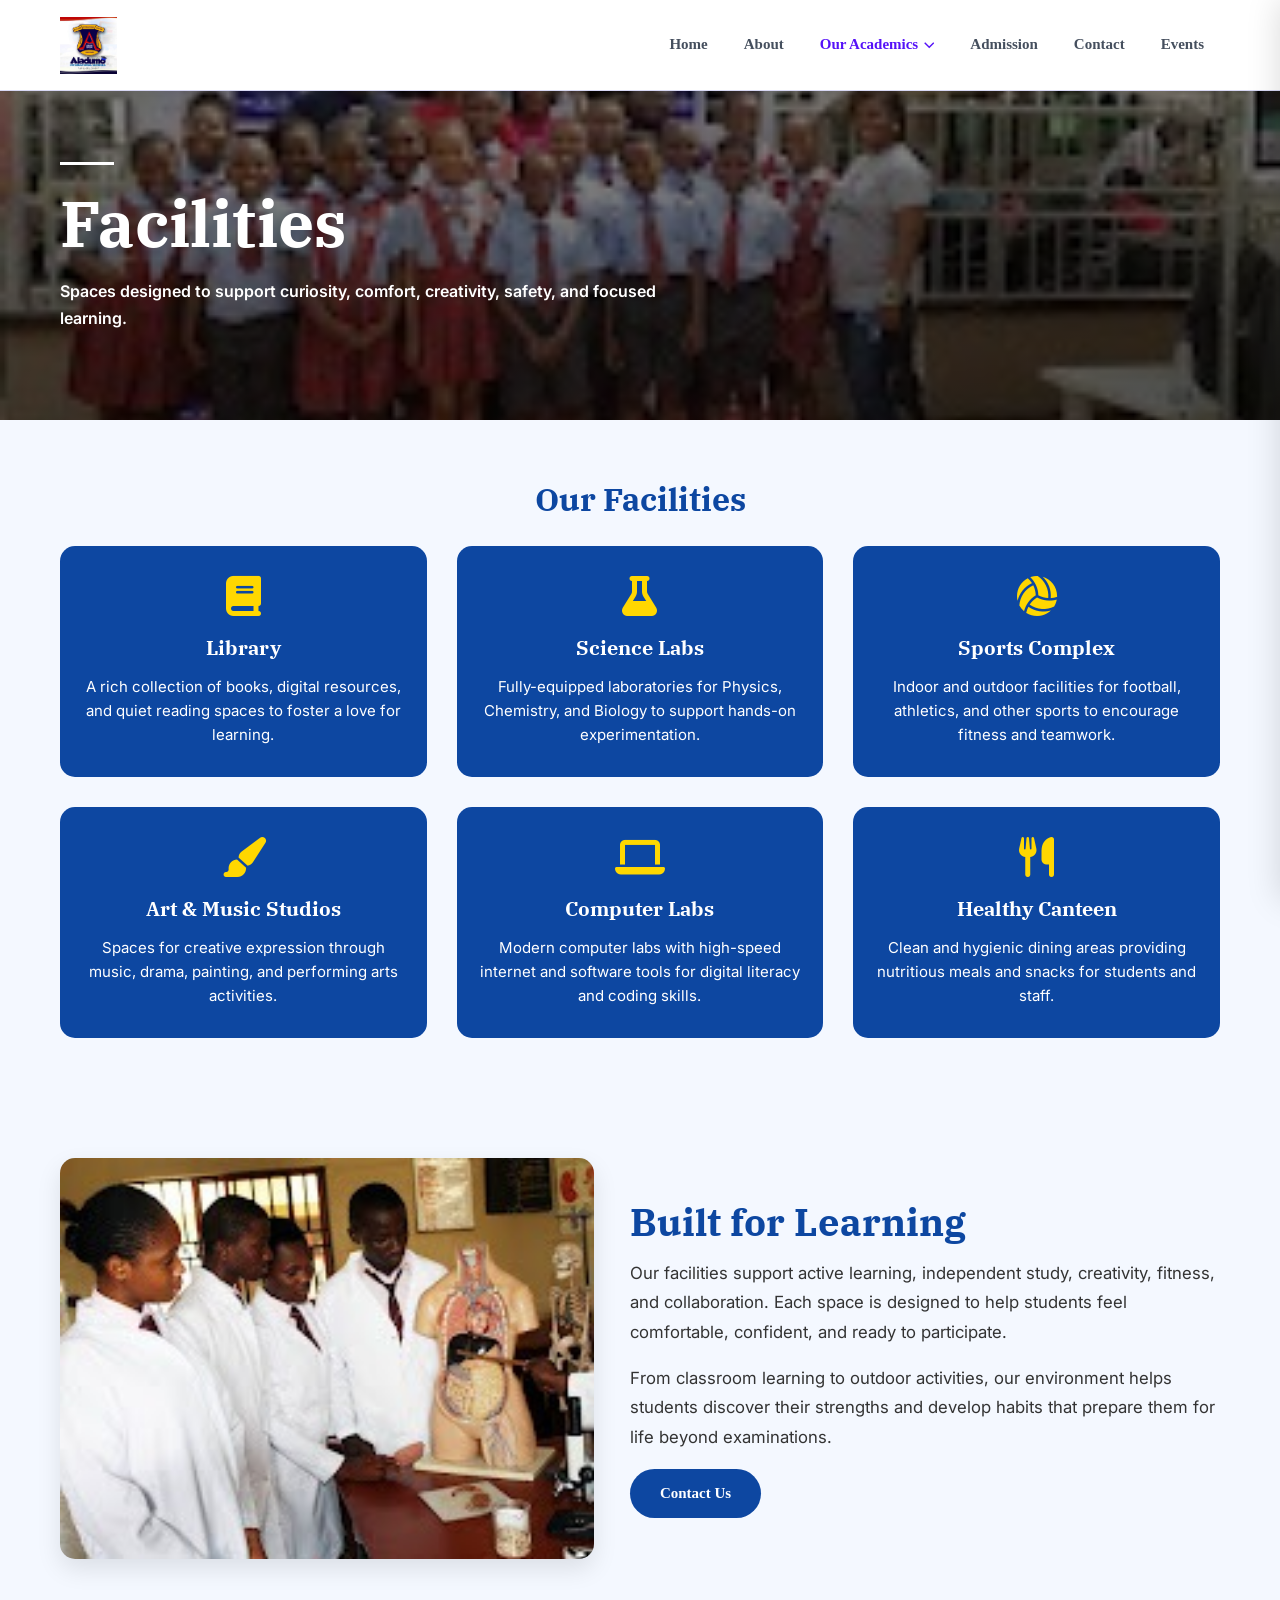
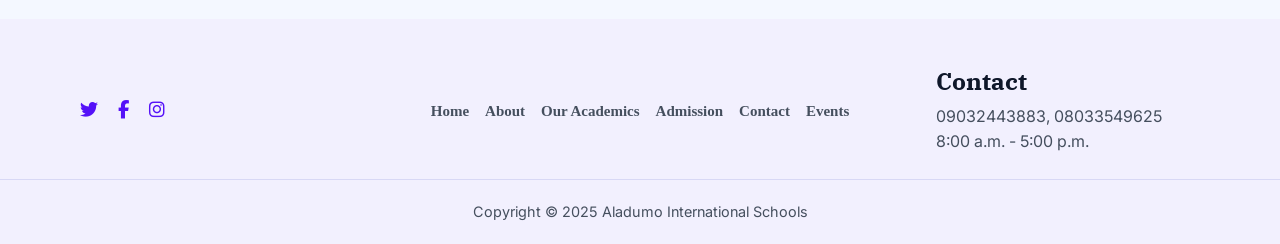
<file: facilities.html>
<!doctype html>
<html lang="en-US">
  <head>
    <meta charset="UTF-8" />
    <meta name="viewport" content="width=device-width, initial-scale=1" />
    <title>Facilities - Aladumo International Schools</title>
    <meta
      name="description"
      content="Explore the learning facilities at Aladumo International Schools."
    />
    <link rel="icon" sizes="32x32" href="assets/images/aladumo-logo.jpg" />
    <link rel="preconnect" href="https://fonts.googleapis.com" />
    <link rel="preconnect" href="https://fonts.gstatic.com" crossorigin />
    <link
      href="https://fonts.googleapis.com/css2?family=IBM+Plex+Serif:wght@500;600;700&family=Inter:wght@400;500;600;700&display=swap"
      rel="stylesheet"
    />
    <link
      rel="stylesheet"
      href="https://cdnjs.cloudflare.com/ajax/libs/font-awesome/6.4.0/css/all.min.css"
    />
    <link rel="stylesheet" href="css/tokens.css" />
    <link rel="stylesheet" href="css/base.css" />
    <link rel="stylesheet" href="css/layout.css" />
    <link rel="stylesheet" href="css/components.css" />
    <link rel="stylesheet" href="css/responsive.css" />
  </head>
  <body>
    <a class="sr-only" href="#main">Skip to content</a>
    <header class="site-header">
      <div class="container header-bar">
        <a
          class="brand"
          href="index.html"
          aria-label="Aladumo International Schools - Home"
          ><img
            src="assets/images/aladumo-logo.jpg"
            width="120"
            height="120"
            alt="Aladumo International Schools logo"
        /></a>
        <nav class="primary-nav" aria-label="Primary">
          <ul>
            <li class="nav-item">
              <a class="nav-link" href="index.html">Home</a>
            </li>
            <li class="nav-item">
              <a class="nav-link" href="about.html">About</a>
            </li>
            <li class="nav-item has-dropdown is-current">
              <a class="nav-link" href="academics.html"
                >Our Academics
                <svg class="caret" viewBox="0 0 26 16" aria-hidden="true">
                  <path d="M.5 3 13 15.5 25.5 3 23 .5 13 10.5 3 .5z" /></svg
              ></a>
              <ul class="submenu">
                <li>
                  <a href="facilities.html" aria-current="page">Facilities</a>
                </li>
              </ul>
            </li>
            <li class="nav-item">
              <a class="nav-link" href="admission.html">Admission</a>
            </li>
            <li class="nav-item">
              <a class="nav-link" href="contact.html">Contact</a>
            </li>
            <li class="nav-item">
              <a class="nav-link" href="events.html">Events</a>
            </li>
          </ul>
        </nav>
        <button
          class="nav-toggle"
          id="navToggle"
          aria-label="Open menu"
          aria-controls="drawer"
          aria-expanded="false"
        >
          <svg viewBox="0 0 24 24" aria-hidden="true">
            <path
              d="M3 13h18a1 1 0 0 0 0-2H3a1 1 0 0 0 0 2zM3 7h18a1 1 0 0 0 0-2H3a1 1 0 0 0 0 2zM3 19h18a1 1 0 0 0 0-2H3a1 1 0 0 0 0 2z"
            />
          </svg>
        </button>
      </div>
    </header>
    <div class="drawer-overlay" id="drawerOverlay"></div>
    <aside class="drawer" id="drawer" aria-label="Mobile menu">
      <div class="drawer-head">
        <button class="drawer-close" id="drawerClose" aria-label="Close menu">
          <svg viewBox="0 0 24 24" aria-hidden="true">
            <path
              d="M5.3 6.7 10.6 12l-5.3 5.3a1 1 0 1 0 1.4 1.4L12 13.4l5.3 5.3a1 1 0 0 0 1.4-1.4L13.4 12l5.3-5.3a1 1 0 0 0-1.4-1.4L12 10.6 6.7 5.3a1 1 0 0 0-1.4 1.4z"
            />
          </svg>
        </button>
      </div>
      <nav class="drawer-nav" aria-label="Mobile">
        <a href="index.html">Home</a><a href="about.html">About</a
        ><a href="academics.html">Our Academics</a>
        <div class="drawer-sub">
          <a href="facilities.html" aria-current="page">Facilities</a>
        </div>
        <a href="admission.html">Admission</a><a href="contact.html">Contact</a
        ><a href="events.html">Events</a>
      </nav>
    </aside>

    <main id="main">
      <section
        class="page-hero"
        style="
          background-image: url(&quot;assets/images/c399ab36-13cb-4aed-a7aa-13129796d579.jpg&quot;);
        "
      >
        <div class="container">
          <hr class="page-hero__rule reveal" />
          <h1 class="page-hero__title reveal">Facilities</h1>
          <p class="page-hero__text reveal">
            Spaces designed to support curiosity, comfort, creativity, safety,
            and focused learning.
          </p>
        </div>
      </section>

      <section class="section section--light">
        <div class="container">
          <h2 class="section-title reveal">Our Facilities</h2>
          <div class="icon-grid icon-grid--facilities">
            <article class="icon-card reveal">
              <i class="fas fa-book" aria-hidden="true"></i>
              <h3>Library</h3>
              <p>
                A rich collection of books, digital resources, and quiet reading
                spaces to foster a love for learning.
              </p>
            </article>
            <article class="icon-card reveal">
              <i class="fas fa-flask" aria-hidden="true"></i>
              <h3>Science Labs</h3>
              <p>
                Fully-equipped laboratories for Physics, Chemistry, and Biology
                to support hands-on experimentation.
              </p>
            </article>
            <article class="icon-card reveal">
              <i class="fas fa-volleyball-ball" aria-hidden="true"></i>
              <h3>Sports Complex</h3>
              <p>
                Indoor and outdoor facilities for football, athletics, and other
                sports to encourage fitness and teamwork.
              </p>
            </article>
            <article class="icon-card reveal">
              <i class="fas fa-paint-brush" aria-hidden="true"></i>
              <h3>Art &amp; Music Studios</h3>
              <p>
                Spaces for creative expression through music, drama, painting,
                and performing arts activities.
              </p>
            </article>
            <article class="icon-card reveal">
              <i class="fas fa-laptop" aria-hidden="true"></i>
              <h3>Computer Labs</h3>
              <p>
                Modern computer labs with high-speed internet and software tools
                for digital literacy and coding skills.
              </p>
            </article>
            <article class="icon-card reveal">
              <i class="fas fa-utensils" aria-hidden="true"></i>
              <h3>Healthy Canteen</h3>
              <p>
                Clean and hygienic dining areas providing nutritious meals and
                snacks for students and staff.
              </p>
            </article>
          </div>
        </div>
      </section>

      <section class="section about">
        <div class="container">
          <div class="split-panel">
            <div class="split-panel__media reveal reveal--left">
              <img
                src="assets/images/biologyLab.jpg"
                alt="Aladumo International Schools building"
                loading="lazy"
              />
            </div>
            <div class="split-panel__text reveal reveal--right">
              <h2>Built for Learning</h2>
              <p>
                Our facilities support active learning, independent study,
                creativity, fitness, and collaboration. Each space is designed
                to help students feel comfortable, confident, and ready to
                participate.
              </p>
              <p>
                From classroom learning to outdoor activities, our environment
                helps students discover their strengths and develop habits that
                prepare them for life beyond examinations.
              </p>
              <a class="btn btn--blue" href="contact.html">Contact Us</a>
            </div>
          </div>
        </div>
      </section>
    </main>

    <footer class="site-footer">
      <div class="footer-primary">
        <div class="footer-social">
          <a href="#" aria-label="Twitter"
            ><i class="fab fa-twitter" aria-hidden="true"></i></a
          ><a href="#" aria-label="Facebook"
            ><i class="fab fa-facebook-f" aria-hidden="true"></i></a
          ><a href="#" aria-label="Instagram"
            ><i class="fab fa-instagram" aria-hidden="true"></i
          ></a>
        </div>
        <nav class="footer-nav" aria-label="Footer">
          <ul>
            <li><a href="index.html">Home</a></li>
            <li><a href="about.html">About</a></li>
            <li><a href="academics.html">Our Academics</a></li>
            <li><a href="admission.html">Admission</a></li>
            <li><a href="contact.html">Contact</a></li>
            <li><a href="events.html">Events</a></li>
          </ul>
        </nav>
        <div class="footer-contact">
          <h2>Contact</h2>
          <p>09032443883, 08033549625</p>
          <p>8:00 a.m. - 5:00 p.m.</p>
        </div>
      </div>
      <div class="footer-bottom">
        Copyright &copy; <span id="year">2025</span> Aladumo International
        Schools
      </div>
    </footer>
    <button class="to-top" id="toTop" aria-label="Back to top">
      <svg viewBox="0 0 24 24" aria-hidden="true">
        <path d="M12 5l-7 7 1.4 1.4L11 8.8V20h2V8.8l4.6 4.6L19 12z" />
      </svg>
    </button>
    <script src="js/main.js"></script>
  </body>
</html>
</file>
<file: css/tokens.css>
/* ============================================================
   tokens.css — Design Tokens (single source of truth)
   Edit brand colours, fonts, spacing & radii here. Every
   component references these variables, so changing a token
   updates the whole site.
   Extracted from the original Aladumo International Schools site.
   ============================================================ */

:root {
  /* ---- Brand colours ---- */
  --c-primary:        #6528F7; /* violet — links/buttons (global-color-0) */
  --c-primary-dark:   #5511F8; /* hover violet            (global-color-1) */
  --c-primary-soft:   #D8D8F5; /* tint                    (global-color-6) */

  --c-blue:           #0D47A1; /* deep blue — section bands & cards */
  --c-blue-mid:       #1565C0; /* card fronts / accents */
  --c-blue-light:     #1976D2; /* hovers / card backs */

  --c-gold:           #FFD700; /* highlight (names, icons) */
  --c-gold-soft:      #FFECB3; /* secondary highlight */

  /* ---- Neutrals / surfaces ---- */
  --c-page-bg:        #F2F0FE; /* page background (global-color-4) */
  --c-section-light:  #F4F8FF; /* light section background */
  --c-section-tint:   #F1F8FF; /* founder light band */
  --c-white:          #FFFFFF;

  --c-ink:            #0F172A; /* primary text / headings (global-color-2) */
  --c-ink-soft:       #454F5E; /* secondary text         (global-color-3) */
  --c-body:           #333333; /* widget body copy */
  --c-border:         #DDDDDD;

  /* ---- Typography ---- */
  --font-serif: 'IBM Plex Serif', Georgia, 'Times New Roman', serif;
  --font-sans:  'Inter', Arial, system-ui, -apple-system, sans-serif;
  --font-widget: Arial, 'Inter', system-ui, sans-serif; /* faithful to original widgets */

  --fs-hero:    clamp(2.25rem, 5.2vw, 4.25rem); /* h1 hero */
  --fs-h2:      clamp(1.6rem, 3.5vw, 2rem);  /* section titles (~32px) */
  --fs-h3:      1.25rem;
  --fs-body:    1rem;
  --lh-body:    1.7;

  /* ---- Layout ---- */
  --container:      1200px;
  --container-wide: 1240px;
  --header-h:       90px;

  /* ---- Spacing scale ---- */
  --space-xs: 0.5rem;
  --space-sm: 1rem;
  --space-md: 1.75rem;
  --space-lg: 3.75rem;  /* ~60px section padding */
  --space-xl: 5rem;

  /* ---- Radius ---- */
  --r-sm: 8px;
  --r-md: 12px;
  --r-lg: 15px;
  --r-pill: 30px;

  /* ---- Shadows ---- */
  --sh-card:  0 8px 20px rgba(0,0,0,0.10);
  --sh-hover: 0 12px 28px rgba(0,0,0,0.25);
  --sh-soft:  0 10px 25px rgba(0,0,0,0.10);
  --sh-strong:0 15px 35px rgba(0,0,0,0.30);

  /* ---- Motion ---- */
  --ease: cubic-bezier(0.22, 0.61, 0.36, 1);
  --t-fast: 0.3s;
  --t-med:  0.6s;
}
</file>
<file: css/base.css>
/* ============================================================
   base.css — Reset, base elements & shared utilities
   ============================================================ */

*, *::before, *::after { box-sizing: border-box; }

html { scroll-behavior: smooth; scroll-padding-top: var(--header-h); overflow-x: hidden; }

body {
  margin: 0;
  padding-top: var(--header-h);            /* clears the fixed header */
  font-family: var(--font-sans);
  font-size: var(--fs-body);
  line-height: var(--lh-body);
  color: var(--c-ink);
  background: var(--c-page-bg);
  -webkit-font-smoothing: antialiased;
  text-rendering: optimizeLegibility;
  overflow-x: hidden;                      /* clip reveal-animation translateX before it settles */
}

img { max-width: 100%; display: block; height: auto; }

a { color: var(--c-primary); text-decoration: none; transition: color var(--t-fast) var(--ease); }
a:hover { color: var(--c-primary-dark); }

h1, h2, h3, h4, h5, h6 { font-family: var(--font-serif); line-height: 1.2; margin: 0 0 .4em; color: var(--c-ink); }

p { margin: 0 0 1em; }

button { font-family: inherit; cursor: pointer; }

ul { margin: 0; padding: 0; list-style: none; }

::selection { background: var(--c-primary); color: #fff; }

/* ---- Layout helpers ---- */
.container { width: 100%; max-width: var(--container); margin-inline: auto; padding-inline: 20px; }
.section   { padding-block: var(--space-lg); }
.section--light { background: var(--c-section-light); }
.section--blue  { background: var(--c-blue); color: #fff; }
.text-center { text-align: center; }
.sr-only {
  position: absolute; width: 1px; height: 1px; padding: 0; margin: -1px;
  overflow: hidden; clip: rect(0,0,0,0); white-space: nowrap; border: 0;
}

/* ---- Section heading shared style ---- */
.section-title {
  text-align: center;
  font-size: var(--fs-h2);
  color: var(--c-blue);
  margin-bottom: var(--space-md);
}
.section--blue .section-title { color: #fff; }

/* ---- Scroll-reveal (progressive enhancement) ---- */
.reveal { opacity: 0; transform: translateY(40px); transition: opacity .8s var(--ease), transform .8s var(--ease); }
.reveal.is-visible { opacity: 1; transform: none; }
.reveal--left  { transform: translateX(-50px); }
.reveal--right { transform: translateX(50px); }
.reveal--zoom  { transform: scale(.85); }

/* Respect users who prefer reduced motion */
@media (prefers-reduced-motion: reduce) {
  html { scroll-behavior: auto; }
  .reveal { opacity: 1 !important; transform: none !important; transition: none; }
  *, *::before, *::after { animation-duration: .001ms !important; transition-duration: .001ms !important; }
}
</file>
<file: css/layout.css>
/* ============================================================
   layout.css — Header, navigation, mobile drawer & footer
   ============================================================ */

/* ---------- Fixed site header ---------- */
.site-header {
  position: fixed; inset: 0 0 auto 0;
  z-index: 9999;
  background: var(--c-white);
  border-bottom: 1px solid var(--c-primary-soft);
  box-shadow: 0 1px 8px rgba(0,0,0,0.04);
}
.header-bar {
  display: flex; align-items: center; justify-content: space-between;
  gap: 1rem; min-height: var(--header-h);
}

/* Brand / logo */
.brand { display: inline-flex; align-items: center; }
.brand img { width: 57px; height: auto; transition: transform .2s linear; }
.brand:hover img { transform: scale(1.04); }

/* ---------- Primary navigation (desktop) ---------- */
.primary-nav > ul { display: flex; align-items: center; gap: .25rem; }
.nav-item { position: relative; }
.nav-link {
  display: inline-flex; align-items: center; gap: .35rem;
  padding: .75rem 1rem;
  font-family: Georgia, 'Times New Roman', serif;
  font-weight: 700; font-size: .9375rem;
  color: var(--c-ink-soft);
}
.nav-link:hover,
.nav-item.is-current > .nav-link { color: var(--c-primary-dark); }
.nav-link .caret { width: .7em; height: .7em; fill: currentColor; transition: transform var(--t-fast) var(--ease); }

/* Dropdown */
.has-dropdown .submenu {
  position: absolute; top: 100%; left: 0; min-width: 200px;
  background: var(--c-white);
  border-top: 2px solid var(--c-primary);
  box-shadow: var(--sh-card);
  padding: .25rem 0;
  opacity: 0; visibility: hidden; transform: translateY(8px);
  transition: opacity var(--t-fast) var(--ease), transform var(--t-fast) var(--ease), visibility var(--t-fast);
}
.has-dropdown:hover .submenu,
.has-dropdown:focus-within .submenu { opacity: 1; visibility: visible; transform: none; }
.has-dropdown:hover .nav-link .caret { transform: rotate(180deg); }
.submenu a { display: block; padding: .65rem 1.25rem; font-weight: 700; font-size: .9375rem; color: var(--c-ink-soft); }
.submenu a:hover { color: var(--c-primary-dark); background: var(--c-section-light); }

/* Hamburger (hidden on desktop) */
.nav-toggle {
  display: none; border: 0; background: var(--c-primary); color: #fff;
  width: 46px; height: 42px; border-radius: var(--r-sm); align-items: center; justify-content: center;
}
.nav-toggle svg { width: 22px; height: 22px; fill: currentColor; }

/* ---------- Mobile drawer ---------- */
.drawer-overlay {
  position: fixed; inset: 0; background: rgba(0,0,0,.4);
  opacity: 0; visibility: hidden; transition: opacity .25s var(--ease); z-index: 10000;
}
.drawer {
  position: fixed; top: 0; right: 0; bottom: 0; width: min(90%, 360px);
  background: var(--c-white); z-index: 10001;
  transform: translateX(100%); transition: transform .28s var(--ease);
  box-shadow: 0 0 2rem rgba(0,0,0,.15); overflow-y: auto; padding: 1rem 0 2rem;
}
body.drawer-open .drawer { transform: none; }
body.drawer-open .drawer-overlay { opacity: 1; visibility: visible; }
body.drawer-open { overflow: hidden; }
.drawer-head { display: flex; justify-content: flex-end; padding: .5rem 1rem; }
.drawer-close { border: 0; background: transparent; color: var(--c-ink); font-size: 24px; line-height: 1; padding: .4em; }
.drawer-close svg { width: 24px; height: 24px; fill: currentColor; }
.drawer-nav a { display: block; padding: 1.1rem 1.5rem; font-family: Georgia, serif; font-weight: 700; color: #000; border-bottom: 1px solid #eaeaea; }
.drawer-nav a:hover { color: var(--c-primary-dark); }
.drawer-sub a { padding-left: 2.5rem; font-weight: 600; }
.drawer-social { display: flex; gap: 1rem; justify-content: center; padding: 1.5rem; }
.drawer-social a { color: var(--c-primary); }
.drawer-social svg { width: 20px; height: 20px; fill: currentColor; }

/* ---------- Footer ---------- */
.site-footer { background: var(--c-page-bg); color: var(--c-ink-soft); }
.footer-primary {
  display: grid; grid-template-columns: 1fr 2fr 1fr; gap: 2rem; align-items: center;
  max-width: var(--container); margin-inline: auto; padding: 48px 40px 24px;
}
.footer-social { display: flex; gap: 1.25rem; align-items: center; }
.footer-social a { color: var(--c-primary-dark); transition: color var(--t-fast); }
.footer-social a:hover { color: var(--c-ink); }
.footer-social svg { width: 18px; height: 18px; fill: currentColor; }
.footer-social i { font-size: 18px; line-height: 1; }

.footer-nav ul { display: flex; flex-wrap: wrap; gap: 1rem; justify-content: center; }
.footer-nav a { font-family: Georgia, serif; font-weight: 700; font-size: .9375rem; color: var(--c-ink-soft); }
.footer-nav a:hover { color: var(--c-primary-dark); }

.footer-contact { text-align: left; }
.footer-contact h2 { font-size: 1.5rem; color: var(--c-ink); margin-bottom: .5rem; }
.footer-contact p { margin: 0; line-height: 1.6; }

.footer-bottom { text-align: center; padding: 20px; font-size: .9rem; color: var(--c-ink-soft); border-top: 1px solid var(--c-primary-soft); }

/* ---------- Back-to-top ---------- */
.to-top {
  position: fixed; right: 20px; bottom: 20px; width: 46px; height: 46px; border-radius: 50%;
  border: 0; background: var(--c-primary); color: #fff; display: grid; place-items: center;
  opacity: 0; visibility: hidden; transform: translateY(10px);
  transition: opacity var(--t-fast), transform var(--t-fast), visibility var(--t-fast), background var(--t-fast);
  z-index: 9000; box-shadow: var(--sh-card);
}
.to-top.show { opacity: 1; visibility: visible; transform: none; }
.to-top:hover { background: var(--c-primary-dark); }
.to-top svg { width: 20px; height: 20px; fill: currentColor; }
</file>
<file: css/components.css>
/* ============================================================
   components.css — Reusable section & UI components
   Each block is self-contained so it can be lifted into any page.
   ============================================================ */

/* ---------- Buttons ---------- */
.btn {
  display: inline-block; border: 0; cursor: pointer;
  font-family: Georgia, 'Times New Roman', serif; font-weight: 700; font-size: .9375rem;
  padding: 12px 30px; border-radius: var(--r-pill); text-align: center;
  transition: background var(--t-fast) var(--ease), color var(--t-fast) var(--ease), transform var(--t-fast) var(--ease), box-shadow var(--t-fast) var(--ease);
}
.btn--primary { background: var(--c-primary); color: #fff; }
.btn--primary:hover { background: var(--c-primary-dark); color: #fff; transform: translateY(-2px); }
.btn--blue { background: var(--c-blue); color: #fff; }
.btn--blue:hover { background: var(--c-blue-light); color: #fff; transform: scale(1.05); }
.btn--sharp { border-radius: var(--r-sm); }

/* ============================================================
   HERO
   ============================================================ */
.hero {
  position: relative;
  min-height: 682px;
  display: flex; align-items: center;
  background: var(--c-blue) url("../assets/images/aladumo-building.webp") center/cover no-repeat;
  color: #fff; overflow: hidden;
}
.hero::before {
  content: ""; position: absolute; inset: 0;
  background: linear-gradient(180deg, rgba(0,0,0,.45), rgba(0,0,0,.55)); z-index: 0;
}
.hero .container { position: relative; z-index: 1; }
.hero__rule { width: 60px; height: 3px; background: #fff; margin-bottom: 1.5rem; border: 0; opacity: .9; }
.hero__title {
  font-family: var(--font-serif); font-weight: 600;
  font-size: var(--fs-hero); line-height: 1.1; color: #fff; max-width: 20ch; margin-bottom: .5rem;
}
.hero__subtitle { font-family: var(--font-serif); letter-spacing: .12em; font-size: 1.1rem; margin-bottom: 1.75rem; color: #fff; }

/* ============================================================
   ABOUT (intro) — light band, white content card
   ============================================================ */
.about { background: var(--c-section-light); }
.about__subtitle { text-align: center; font-size: 1.125rem; color: var(--c-body); margin-bottom: var(--space-md); }
.about__box {
  max-width: 1100px; margin-inline: auto;
  background: #fff; padding: 30px; border-radius: var(--r-md);
  box-shadow: var(--sh-soft); line-height: 1.8; color: var(--c-body);
}
.about__box p { text-align: justify; margin-bottom: 15px; }
.about__cta { text-align: center; margin-top: 25px; }

/* ============================================================
   GLANCE (stats) — blue band, image + counters
   ============================================================ */
.glance { background: var(--c-blue); color: #fff; padding-block: var(--space-md); }
.glance__grid { display: flex; flex-wrap: wrap; gap: 30px; align-items: center; justify-content: center; }
.glance__media { flex: 1 1 280px; text-align: center; }
.glance__media img { max-width: 450px; width: 100%; border-radius: var(--r-md); box-shadow: 0 10px 20px rgba(0,0,0,.3); transition: transform .5s var(--ease); }
.glance__media img:hover { transform: scale(1.03); }
.stats { flex: 1 1 280px; display: grid; grid-template-columns: repeat(auto-fit, minmax(200px, 1fr)); gap: 20px; }
.stat-box {
  background: rgba(255,255,255,.15); padding: 20px; border-radius: var(--r-md); text-align: center; color: #fff;
  transition: background var(--t-fast) var(--ease), transform var(--t-fast) var(--ease), box-shadow var(--t-fast) var(--ease);
}
.stat-box:hover { background: rgba(255,255,255,.25); transform: translateY(-5px) scale(1.04); box-shadow: 0 8px 18px rgba(0,0,0,.25); }
.stat-box .num { font-size: 42px; font-weight: 700; margin-bottom: 5px; }
.stat-box .lbl { font-size: 16px; }

/* ============================================================
   QUOTE — blue band, glass card
   ============================================================ */
.quote { background: var(--c-blue); color: #fff; padding-block: var(--space-lg); text-align: center; }
.quote__card {
  max-width: 900px; margin-inline: auto; background: rgba(255,255,255,.05);
  padding: 40px 30px; border-radius: var(--r-lg); box-shadow: 0 8px 20px rgba(0,0,0,.3);
  transition: transform var(--t-fast) var(--ease), box-shadow var(--t-fast) var(--ease);
}
.quote__card:hover { transform: translateY(-5px) scale(1.02); box-shadow: 0 12px 28px rgba(0,0,0,.35); }
.quote__text { font-size: 1.375rem; font-style: italic; line-height: 1.6; margin-bottom: 25px; }
.quote__author { font-size: 1.125rem; font-weight: 700; color: var(--c-gold); }

/* ============================================================
   CARD GRID (Learning Structure) — image cards
   ============================================================ */
.card-grid { display: grid; grid-template-columns: repeat(auto-fit, minmax(280px, 1fr)); gap: 25px; max-width: var(--container); margin-inline: auto; }
.media-card {
  background: #fff; border-radius: var(--r-md); overflow: hidden; box-shadow: var(--sh-card);
  display: flex; flex-direction: column;
  transition: transform var(--t-fast) var(--ease), box-shadow var(--t-fast) var(--ease);
}
.media-card:hover { transform: translateY(-8px) scale(1.02); box-shadow: var(--sh-hover); }
.media-card img { width: 100%; height: 200px; object-fit: cover; }
.media-card__body { padding: 20px; flex: 1; }
.media-card__body h3 { color: var(--c-blue); font-size: 1.25rem; margin-bottom: 10px; }
.media-card__body p { font-size: .9375rem; line-height: 1.6; color: var(--c-body); margin: 0; }

/* ============================================================
   FLIP CARDS (Co-Curricular) — 3D hover flip
   ============================================================ */
.flip-grid { display: grid; grid-template-columns: repeat(auto-fit, minmax(220px, 1fr)); gap: 25px; max-width: 1100px; margin-inline: auto; perspective: 1000px; }
.flip-card { perspective: 800px; cursor: pointer; }
.flip-card__inner { position: relative; width: 100%; height: 220px; transform-style: preserve-3d; transition: transform var(--t-med); }
.flip-card:hover .flip-card__inner,
.flip-card.is-flipped .flip-card__inner { transform: rotateY(180deg); }
.flip-card__face {
  position: absolute; inset: 0; backface-visibility: hidden;
  display: flex; flex-direction: column; justify-content: center; align-items: center;
  padding: 20px; border-radius: var(--r-md); color: #fff; text-align: center;
}
.flip-card__front { background: var(--c-blue-mid); }
.flip-card__front i { font-size: 40px; margin-bottom: 15px; }
.flip-card__front h3 { color: #fff; margin: 0; font-size: 1.25rem; }
.flip-card__back { background: var(--c-blue-light); transform: rotateY(180deg); font-size: .9375rem; line-height: 1.5; }

/* ============================================================
   PERSON (Founder / Proprietress) — image + text split
   ============================================================ */
.person { padding-block: var(--space-md); }
.person--light { background: var(--c-section-tint); }
.person--blue  { background: var(--c-blue); color: #fff; }
.person__inner { display: flex; align-items: center; gap: 40px; flex-wrap: wrap; }
.person__media { flex: 1 1 400px; text-align: center; }
.person__media img { max-width: 100%; border-radius: var(--r-lg); box-shadow: var(--sh-soft); transition: transform .4s var(--ease); }
.person__media img:hover { transform: scale(1.05); }
.person__text { flex: 1 1 500px; }
.person__text h2 { font-size: clamp(1.8rem, 4vw, 2.5rem); margin-bottom: 10px; color: var(--c-blue); }
.person__text h3 { font-size: clamp(1.3rem, 3vw, 1.8rem); margin-bottom: 20px; color: var(--c-blue-mid); }
.person__text p { font-size: 1.1rem; line-height: 1.7; color: var(--c-body); margin-bottom: 15px; }
.person--blue .person__text h2,
.person--blue .person__text h3,
.person--blue .person__text p { color: #fff; }

/* ============================================================
   ICON CARD GRID (Why Choose Us / Facilities) — blue cards
   ============================================================ */
.icon-grid { display: grid; grid-template-columns: repeat(auto-fit, minmax(250px, 1fr)); gap: 30px; max-width: var(--container); margin-inline: auto; }
.icon-grid--facilities { grid-template-columns: repeat(3, 1fr); }
.icon-card {
  background: var(--c-blue); color: #fff; border-radius: var(--r-lg); padding: 30px 20px; text-align: center;
  display: flex; flex-direction: column; align-items: center;
  transition: transform var(--t-fast) var(--ease), box-shadow var(--t-fast) var(--ease);
}
.icon-card:hover { transform: translateY(-10px) scale(1.03); box-shadow: var(--sh-strong); }
.icon-card i { font-size: 40px; margin-bottom: 20px; color: var(--c-gold); transition: transform .5s var(--ease); }
.icon-card:hover i { transform: rotateY(360deg); }
.icon-card h3 { font-size: 1.25rem; margin-bottom: 15px; color: #fff; }
.icon-card p { font-size: .9375rem; line-height: 1.6; color: #fff; margin: 0; }

/* ============================================================
   GALLERY — 3-col grid + custom lightbox
   ============================================================ */
.gallery { background: #fff; }
.gallery__grid { display: grid; grid-template-columns: repeat(3, 1fr); gap: 20px; max-width: var(--container); margin-inline: auto; }
.gallery__grid a { display: block; overflow: hidden; border-radius: var(--r-md); }
.gallery__grid img { width: 100%; height: 200px; object-fit: cover; box-shadow: var(--sh-card); transition: transform var(--t-fast) var(--ease), box-shadow var(--t-fast) var(--ease); }
.gallery__grid a:hover img { transform: scale(1.03); box-shadow: var(--sh-hover); }
.gallery__cta { display: block; width: max-content; margin: 40px auto 0; }

/* Lightbox */
.lightbox { position: fixed; inset: 0; background: rgba(0,0,0,.85); display: none; place-items: center; z-index: 12000; padding: 4vw; }
.lightbox.open { display: grid; }
.lightbox img { max-width: 92vw; max-height: 84vh; border-radius: var(--r-sm); box-shadow: 0 10px 40px rgba(0,0,0,.6); }
.lightbox__btn { position: absolute; background: rgba(255,255,255,.12); color: #fff; border: 0; width: 48px; height: 48px; border-radius: 50%; font-size: 24px; display: grid; place-items: center; transition: background var(--t-fast); }
.lightbox__btn:hover { background: rgba(255,255,255,.3); }
.lightbox__close { top: 24px; right: 24px; }
.lightbox__prev { left: 24px; top: 50%; transform: translateY(-50%); }
.lightbox__next { right: 24px; top: 50%; transform: translateY(-50%); }

/* ============================================================
   TESTIMONIALS — blue cards, 4-up
   ============================================================ */
.testimonials { background: var(--c-section-light); }
.testi-grid { display: grid; grid-template-columns: repeat(4, 1fr); gap: 30px; max-width: var(--container); margin-inline: auto; }
.testi-card {
  background: var(--c-blue); color: #fff; border-radius: var(--r-lg); padding: 30px 20px;
  box-shadow: 0 8px 20px rgba(0,0,0,.2); display: flex; flex-direction: column; justify-content: space-between;
  transition: transform var(--t-fast) var(--ease), box-shadow var(--t-fast) var(--ease);
}
.testi-card:hover { transform: translateY(-8px) scale(1.02); box-shadow: var(--sh-hover); }
.testi-card p { font-size: .9375rem; line-height: 1.7; margin-bottom: 15px; }
.testi-card h4 { font-size: 1.0625rem; font-weight: 700; color: var(--c-gold); margin: 0; font-family: var(--font-sans); }
.testi-card span { font-size: .875rem; color: var(--c-gold-soft); }

/* ============================================================
   CTA / SUBSCRIBE — violet band
   ============================================================ */
.cta { background: linear-gradient(135deg, var(--c-primary) 0%, var(--c-primary-dark) 100%); color: #fff; text-align: center; }
.cta__title { color: #fff; font-size: clamp(1.5rem, 3.5vw, 2.25rem); max-width: 22ch; margin: 0 auto 1.75rem; }
.subscribe { display: flex; gap: .75rem; justify-content: center; flex-wrap: wrap; max-width: 560px; margin-inline: auto; }
.subscribe input {
  flex: 1 1 280px; padding: 14px 18px; border: 0; border-radius: var(--r-sm);
  font-size: 1rem; font-family: var(--font-sans); background: #fff; color: var(--c-ink);
}
.subscribe input:focus { outline: 2px solid var(--c-gold); }
.subscribe .btn { background: var(--c-primary-dark); color: #fff; border: 2px solid rgba(255,255,255,.6); }
.subscribe .btn:hover { background: #fff; color: var(--c-primary-dark); }

/* ============================================================
   SUBPAGE COMPONENTS
   ============================================================ */
.page-hero {
  position: relative;
  min-height: 330px;
  display: flex;
  align-items: center;
  background: var(--c-blue) var(--page-hero-image, url("../assets/images/BZET9638.jpg")) center/cover no-repeat;
  color: #fff;
  overflow: hidden;
}
.page-hero::before {
  content: "";
  position: absolute;
  inset: 0;
  background: linear-gradient(180deg, rgba(0,0,0,.48), rgba(0,0,0,.62));
}
.page-hero .container { position: relative; z-index: 1; }
.page-hero__rule { width: 54px; height: 3px; background: #fff; border: 0; margin: 0 0 1.25rem; }
.page-hero__title { color: #fff; font-size: clamp(2.1rem, 5vw, 4rem); max-width: 14ch; margin: 0; }
.page-hero__text { color: #fff; max-width: 620px; margin-top: 1rem; font-weight: 600; }

.content-card {
  background: #fff;
  border-radius: var(--r-md);
  box-shadow: var(--sh-soft);
  padding: 30px;
  color: var(--c-body);
  line-height: 1.8;
}
.content-card p:last-child { margin-bottom: 0; }

.split-panel {
  display: grid;
  grid-template-columns: minmax(260px, .95fr) minmax(300px, 1.05fr);
  gap: 36px;
  align-items: center;
}
.split-panel--reverse { grid-template-columns: minmax(300px, 1.05fr) minmax(260px, .95fr); }
.split-panel__media img {
  width: 100%;
  border-radius: var(--r-lg);
  box-shadow: var(--sh-soft);
  object-fit: cover;
  aspect-ratio: 4 / 3;
}
.split-panel__text h2 { color: var(--c-blue); font-size: clamp(1.7rem, 3.2vw, 2.35rem); }
.split-panel__text h3 { color: var(--c-blue-mid); font-size: clamp(1.25rem, 2.2vw, 1.65rem); }
.split-panel__text p { color: var(--c-body); font-size: 1.05rem; line-height: 1.75; }

.value-list {
  display: grid;
  grid-template-columns: repeat(3, 1fr);
  gap: 24px;
  max-width: var(--container);
  margin-inline: auto;
}
.value-card {
  background: #fff;
  border-radius: var(--r-md);
  box-shadow: var(--sh-card);
  padding: 26px 22px;
  color: var(--c-body);
}
.value-card i { color: var(--c-gold); background: var(--c-blue); width: 46px; height: 46px; border-radius: 50%; display: grid; place-items: center; margin-bottom: 16px; }
.value-card h3 { color: var(--c-blue); font-size: 1.2rem; }
.value-card p { margin: 0; line-height: 1.65; }

.program-list {
  display: grid;
  grid-template-columns: repeat(2, 1fr);
  gap: 26px;
}
.program-card {
  display: grid;
  grid-template-columns: 170px 1fr;
  gap: 20px;
  background: #fff;
  border-radius: var(--r-md);
  box-shadow: var(--sh-card);
  overflow: hidden;
}
.program-card img { width: 100%; height: 100%; min-height: 190px; object-fit: cover; }
.program-card__body { padding: 22px 22px 22px 0; }
.program-card__body h3 { color: var(--c-blue); font-size: 1.25rem; }
.program-card__body p { color: var(--c-body); line-height: 1.65; margin: 0; }

.contact-grid {
  display: grid;
  grid-template-columns: .8fr 1.2fr;
  gap: 30px;
  align-items: start;
}
.contact-stack { display: grid; gap: 20px; }
.contact-card {
  background: var(--c-blue);
  color: #fff;
  border-radius: var(--r-md);
  padding: 26px;
  box-shadow: var(--sh-card);
}
.contact-card i { color: var(--c-gold); font-size: 28px; margin-bottom: 14px; }
.contact-card h3 { color: #fff; font-size: 1.2rem; }
.contact-card p, .contact-card a { color: #fff; margin: 0; }
.contact-form {
  background: #fff;
  border-radius: var(--r-md);
  box-shadow: var(--sh-soft);
  padding: 30px;
}
.field-grid { display: grid; grid-template-columns: repeat(2, 1fr); gap: 16px; }
.form-field { display: grid; gap: 8px; margin-bottom: 16px; color: var(--c-body); font-weight: 600; }
.form-field input,
.form-field select,
.form-field textarea {
  width: 100%;
  border: 1px solid var(--c-border);
  border-radius: var(--r-sm);
  padding: 13px 14px;
  font: inherit;
  color: var(--c-ink);
  background: #fff;
}
.form-field textarea { min-height: 150px; resize: vertical; }
.form-field input:focus,
.form-field select:focus,
.form-field textarea:focus { outline: 2px solid var(--c-primary-soft); border-color: var(--c-primary); }

.event-grid {
  display: grid;
  grid-template-columns: repeat(4, 1fr);
  gap: 18px;
}
.event-grid a {
  display: block;
  overflow: hidden;
  border-radius: var(--r-md);
  background: #fff;
  box-shadow: var(--sh-card);
}
.event-grid img {
  width: 100%;
  height: 210px;
  object-fit: cover;
  transition: transform var(--t-fast) var(--ease);
}
.event-grid a:hover img { transform: scale(1.04); }
</file>
<file: css/responsive.css>
/* ============================================================
   responsive.css — Breakpoints
   Mirrors the original site's breakpoints:
   921px (header collapses), 992px (grids), 768px & 600px (mobile)
   ============================================================ */

/* ---------- Tablet & below: collapse navigation ---------- */
@media (max-width: 921px) {
  :root { --header-h: 80px; }

  .primary-nav { display: none; }
  .nav-toggle  { display: inline-flex; }

  .footer-primary { grid-template-columns: 1fr; text-align: center; gap: 1.5rem; padding: 40px 24px 24px; }
  .footer-social  { justify-content: center; }
  .footer-contact { text-align: center; }

  .icon-grid--facilities { grid-template-columns: repeat(2, 1fr); }
  .testi-grid { grid-template-columns: repeat(2, 1fr); }
  .value-list { grid-template-columns: repeat(2, 1fr); }
  .program-list { grid-template-columns: 1fr; }
  .event-grid { grid-template-columns: repeat(3, 1fr); }
  .contact-grid { grid-template-columns: 1fr; }
}

/* ---------- Gallery / facilities: 2-up ---------- */
@media (max-width: 992px) {
  .gallery__grid { grid-template-columns: repeat(2, 1fr); }
}

/* ---------- ~768px tweaks ---------- */
@media (max-width: 768px) {
  :root { --header-h: 72px; }

  .hero { min-height: 460px; }
  .hero__title { max-width: 13ch; }
  .person__inner { flex-direction: column; gap: 25px; }
  .person__text { text-align: center; }
  .section-title { font-size: 1.6rem; }
  .page-hero { min-height: 270px; }
  .split-panel,
  .split-panel--reverse { grid-template-columns: 1fr; }
  .split-panel--reverse .split-panel__media { order: -1; }
  .value-list { grid-template-columns: 1fr; }
  .event-grid { grid-template-columns: repeat(2, 1fr); }
}

/* ---------- Phones: single column ---------- */
@media (max-width: 600px) {
  :root { --header-h: 58px; }

  .header-bar { min-height: var(--header-h); }
  .brand img { width: 43px; }
  .nav-toggle { width: 38px; height: 34px; border-radius: 6px; }
  .nav-toggle svg { width: 19px; height: 19px; }
  .container { padding-inline: 20px; }
  .hero { min-height: 360px; background-position: center top; }
  .hero__title { font-size: clamp(2rem, 10vw, 2.45rem); max-width: 12ch; }
  .hero__subtitle { font-size: .95rem; letter-spacing: .08em; }
  .about__box { font-size: .92rem; line-height: 1.72; }
  .about__box p { text-align: left; }
  .gallery__grid { grid-template-columns: 1fr; }
  .icon-grid--facilities { grid-template-columns: 1fr; }
  .testi-grid { grid-template-columns: 1fr; }
  .page-hero { min-height: 230px; }
  .page-hero__title { font-size: clamp(2rem, 11vw, 2.55rem); }
  .content-card { padding: 22px; font-size: .93rem; line-height: 1.72; }
  .program-card { grid-template-columns: 1fr; }
  .program-card__body { padding: 22px; }
  .field-grid { grid-template-columns: 1fr; }
  .event-grid { grid-template-columns: 1fr; }
  .event-grid img { height: 230px; }
  .about__box { padding: 22px; }
  .subscribe { flex-direction: column; }
  .subscribe .btn { width: 100%; }
}
</file>
